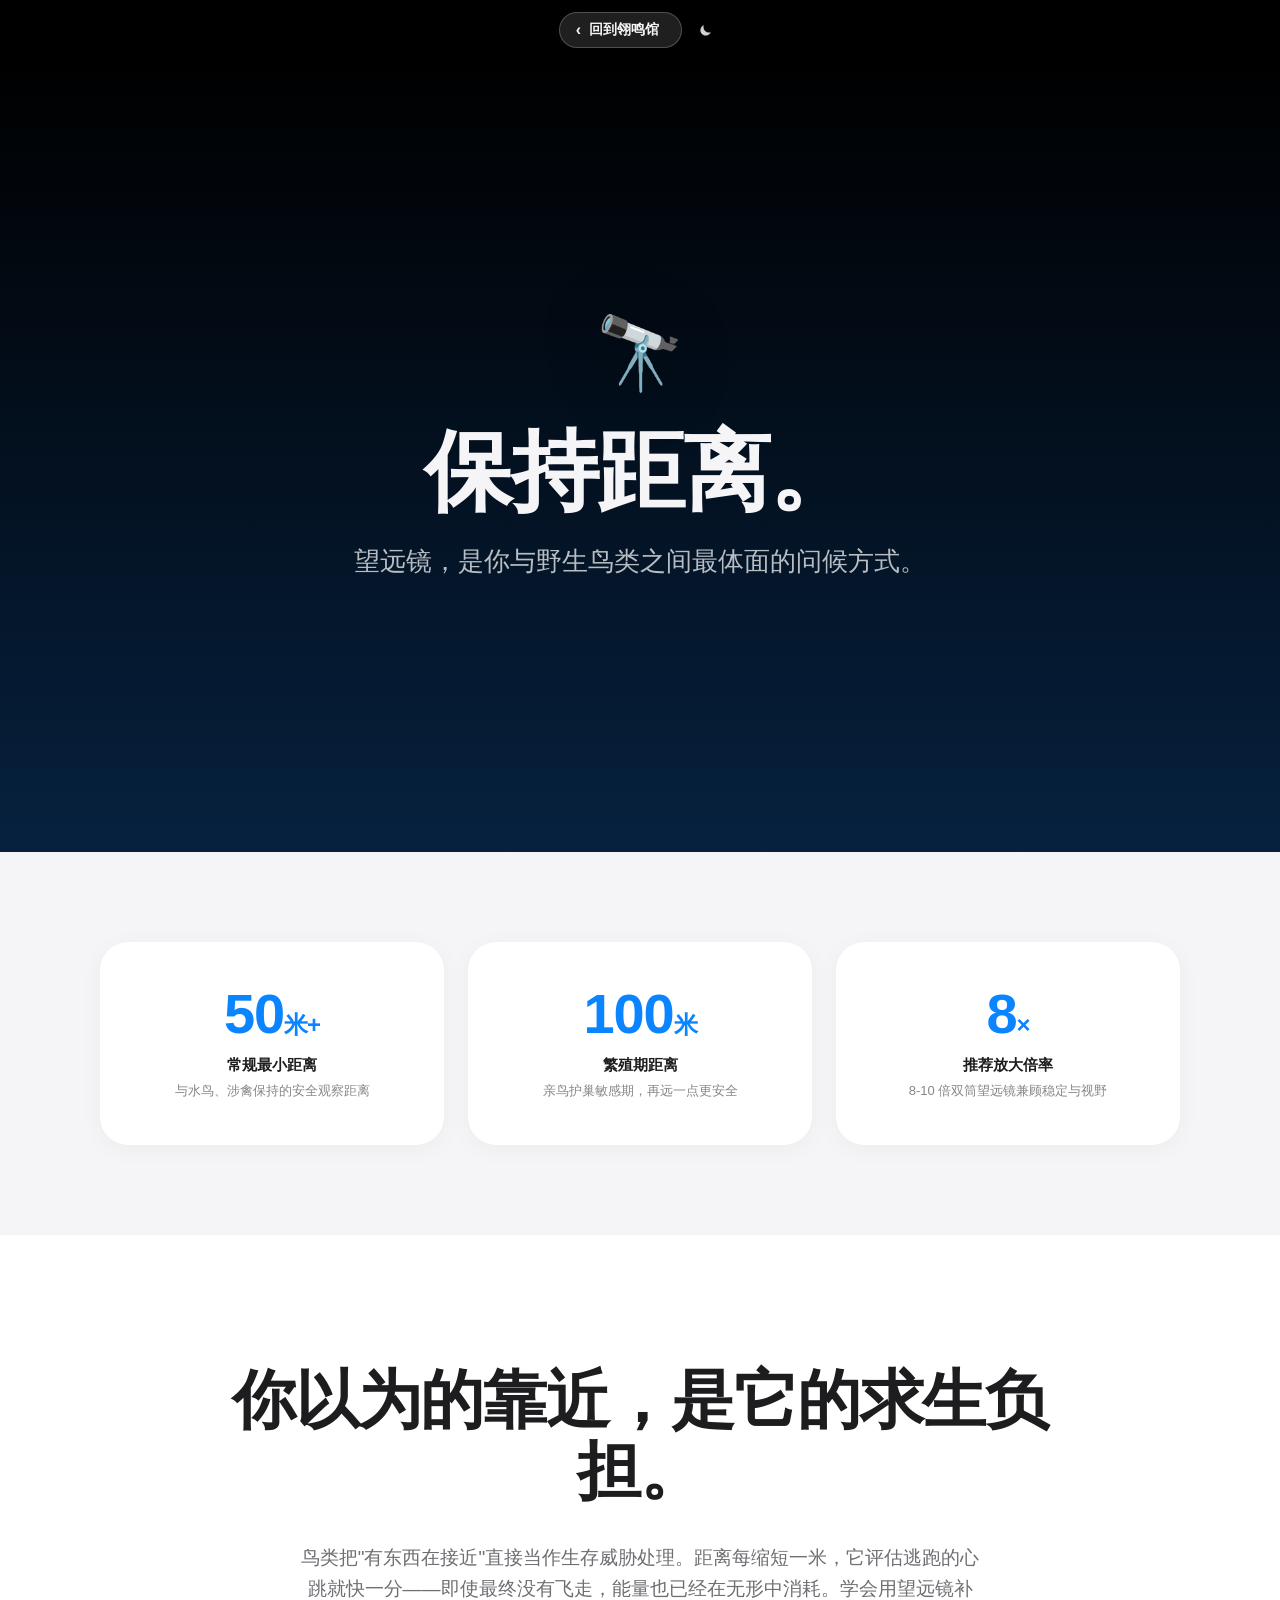
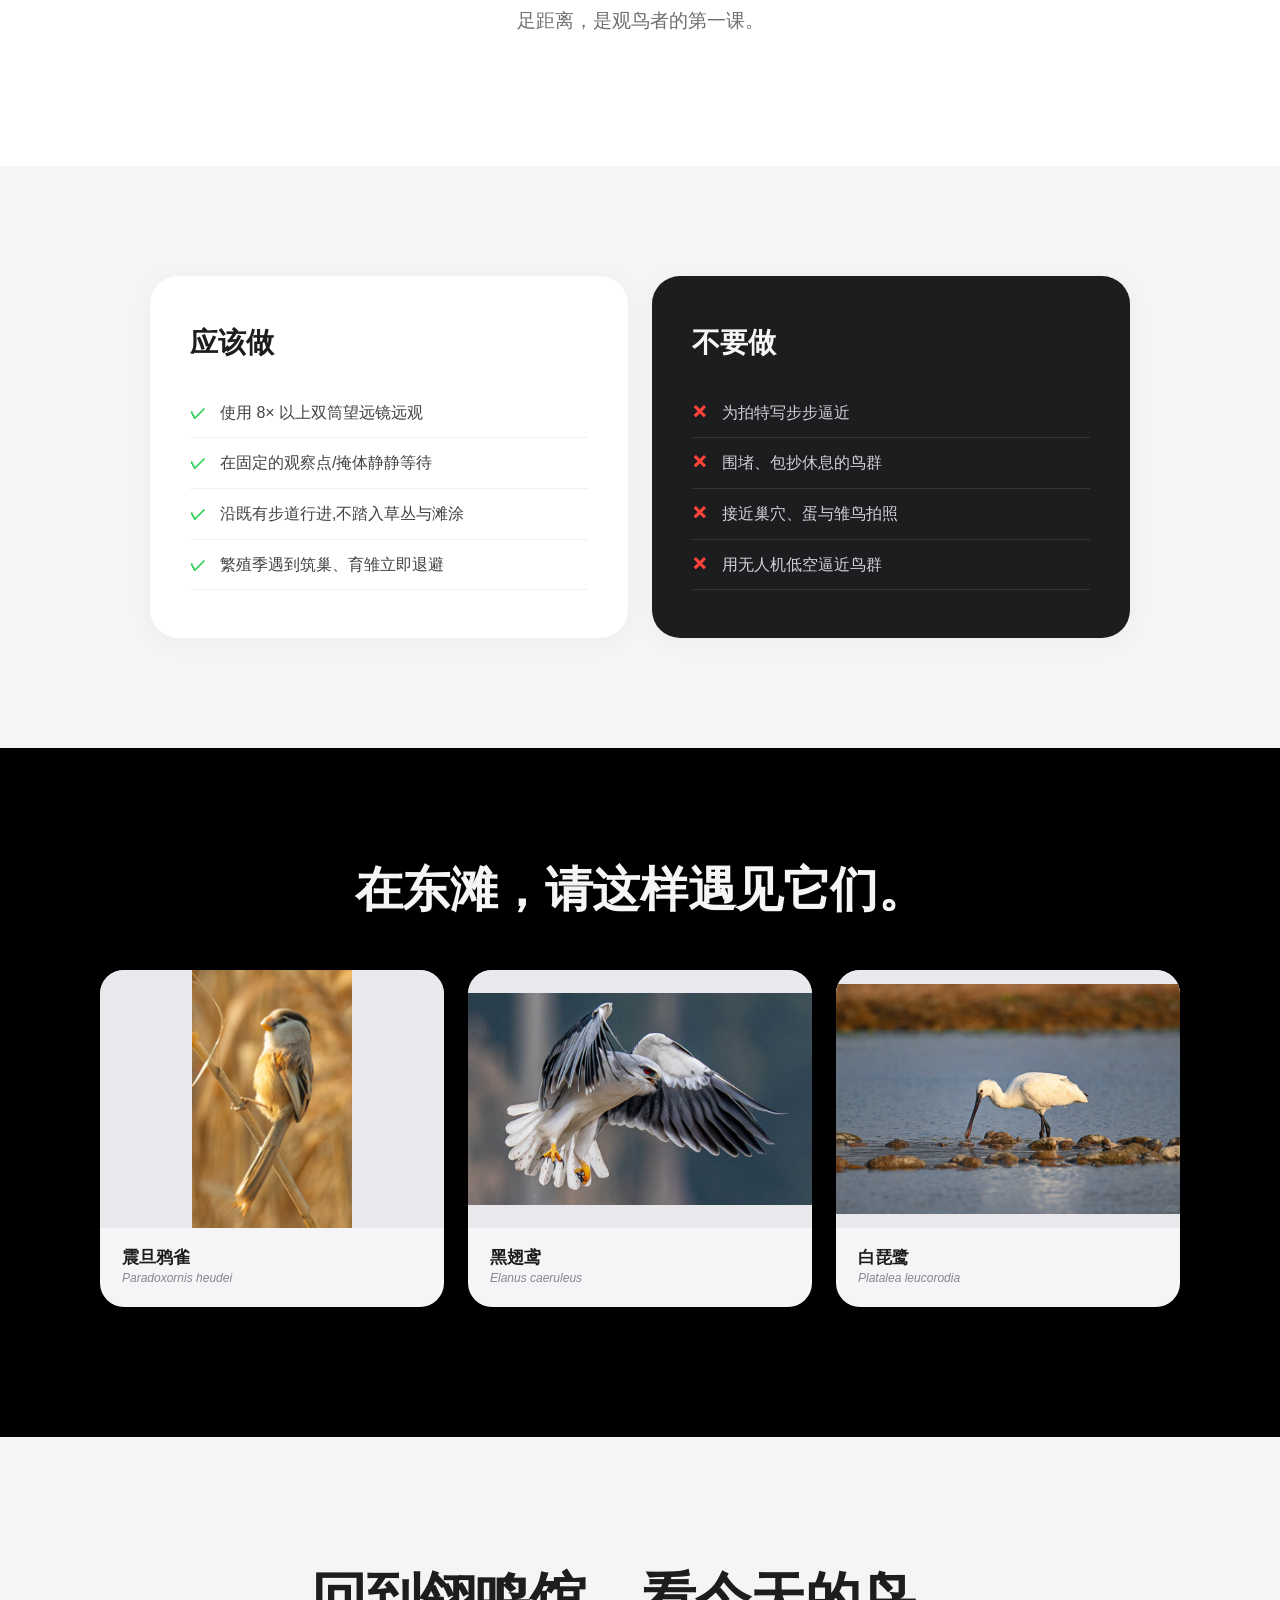
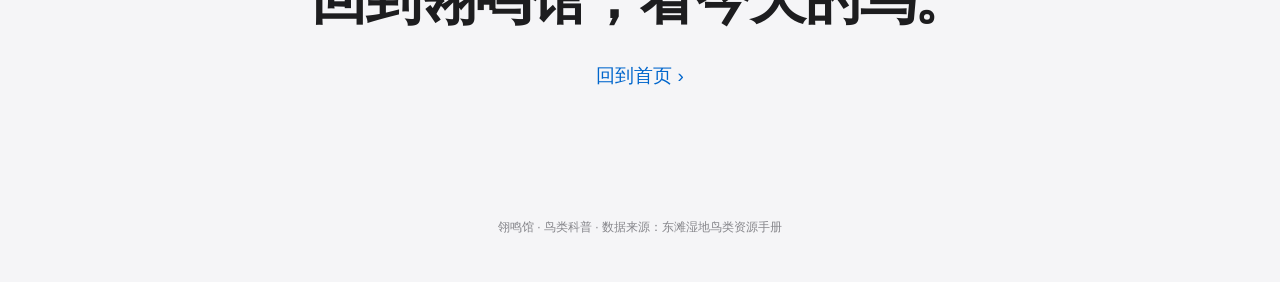
<file: tips/distance.html>
<!DOCTYPE html>
<html lang="zh-CN">
<head>
<meta charset="UTF-8">
<meta name="viewport" content="width=device-width, initial-scale=1.0">
<title>保持距离。观鸟须知 · 翎鸣馆</title>
<meta name="color-scheme" content="light dark">
<link rel="icon" href="/favicon.svg" type="image/svg+xml">
<link rel="icon" href="/favicon.ico" sizes="32x32">
<link rel="stylesheet" href="tips.css">
<style>.tp-hero { background: linear-gradient(180deg, #000 0%, #06213f 100%); } .tp-stat .num { color: #0a84ff; }</style>
</head>
<body>
<nav class="tp-nav"><a href="../index.html" class="back-home"><span class="arrow">‹</span> 回到翎鸣馆</a>
    <a href="#" class="tp-theme" id="themeToggle" aria-label="切换深浅配色">
        <svg class="icon-moon" viewBox="0 0 24 24" width="15" height="15" fill="currentColor" aria-hidden="true">
            <path d="M20.3 14.6A8.5 8.5 0 0 1 9.4 3.7 8.5 8.5 0 1 0 20.3 14.6z"/>
        </svg>
        <svg class="icon-sun" viewBox="0 0 24 24" width="15" height="15" fill="none" stroke="currentColor" stroke-width="2" aria-hidden="true">
            <circle cx="12" cy="12" r="4"/>
            <path d="M12 2v2m0 16v2M4.9 4.9l1.4 1.4m11.4 11.4 1.4 1.4M2 12h2m16 0h2M4.9 19.1l1.4-1.4M17.7 6.3l1.4-1.4"/>
        </svg>
    </a>
</nav>

<section class="tp-hero">
    <span class="tp-emoji">🔭</span>
    <h1>保持距离。</h1>
    <p>望远镜，是你与野生鸟类之间最体面的问候方式。</p>
</section>

<section class="tp-stats">
    <div class="tp-stats-grid">
        <div class="tp-stat"><div class="num">50<small>米+</small></div><div class="label">常规最小距离</div><div class="sub">与水鸟、涉禽保持的安全观察距离</div></div>
<div class="tp-stat"><div class="num">100<small>米</small></div><div class="label">繁殖期距离</div><div class="sub">亲鸟护巢敏感期，再远一点更安全</div></div>
<div class="tp-stat"><div class="num">8<small>×</small></div><div class="label">推荐放大倍率</div><div class="sub">8-10 倍双筒望远镜兼顾稳定与视野</div></div>
    </div>
</section>

<section class="tp-section" data-scroll>
    <h2>你以为的靠近，是它的求生负担。</h2>
    <p class="tp-body">鸟类把"有东西在接近"直接当作生存威胁处理。距离每缩短一米，它评估逃跑的心跳就快一分——即使最终没有飞走，能量也已经在无形中消耗。学会用望远镜补足距离，是观鸟者的第一课。</p>
</section>

<section class="tp-dd">
    <div class="tp-dd-grid">
        <div class="tp-do"><h3>应该做</h3><ul><li>使用 8× 以上双筒望远镜远观</li>
<li>在固定的观察点/掩体静静等待</li>
<li>沿既有步道行进,不踏入草丛与滩涂</li>
<li>繁殖季遇到筑巢、育雏立即退避</li></ul></div>
        <div class="tp-dont"><h3>不要做</h3><ul><li>为拍特写步步逼近</li>
<li>围堵、包抄休息的鸟群</li>
<li>接近巢穴、蛋与雏鸟拍照</li>
<li>用无人机低空逼近鸟群</li></ul></div>
    </div>
</section>

<section class="tp-birds">
    <h2>在东滩，请这样遇见它们。</h2>
    <div class="tp-birds-grid">
        <div class="tp-bird-card" data-name="震旦鸦雀"><img src="../assets/images/others/zhendanyaque-1.png" alt="震旦鸦雀" loading="lazy"><div class="cap"><strong>震旦鸦雀</strong><em>Paradoxornis heudei</em></div></div>
<div class="tp-bird-card" data-name="黑翅鸢"><img src="../assets/images/raptors/heichiyuan-1.png" alt="黑翅鸢" loading="lazy"><div class="cap"><strong>黑翅鸢</strong><em>Elanus caeruleus</em></div></div>
<div class="tp-bird-card" data-name="白琵鹭"><img src="../assets/images/spoonbills/baipilu-1.png" alt="白琵鹭" loading="lazy"><div class="cap"><strong>白琵鹭</strong><em>Platalea leucorodia</em></div></div>
    </div>
</section>

<section class="tp-cta">
    <h2>回到翎鸣馆，看今天的鸟。</h2>
    <a href="../index.html">回到首页 ›</a>
</section>

<footer class="tp-foot">翎鸣馆 · 鸟类科普 · 数据来源：东滩湿地鸟类资源手册</footer>

<script src="../theme.js"></script>
<script src="tips.js"></script>
<script>initThemeToggle('themeToggle');</script>
<script>
// 滚动渐显(苹果官网式)
var io = new IntersectionObserver(function (entries) {
    entries.forEach(function (e) {
        if (e.isIntersecting) e.target.classList.add('visible');
    });
}, { threshold: 0.3 });
document.querySelectorAll('[data-scroll]').forEach(function (s) { io.observe(s); });

// 鸟叫播放(与主页一致的交互)
(function () {
    var CALLS = {'震旦鸦雀': ['急促连续的"唧唧—唧唧—"声', 'zhendanyaque'], '黑翅鸢': ['细尖的"皮—皮皮—皮—"', 'heichiyuan'], '白琵鹭': ['幼鸟乞食时急促的"嘎嘎嘎"', 'baipilu'], '黄鹡鸰': ['飞行时清脆的"唧-"声', 'huangjiling'], '珠颈斑鸠': ['低沉的"咕咕—咕咕"', 'zhujingbanjiu'], '草鹭': ['粗哑的"呱—"声', 'caolu'], '卷羽鹈鹕': ['低沉的呼噜声', 'juanyutili'], '小天鹅': ['响亮的"咯—呵"号角声', 'xiaotianer'], '东方白鹳': ['上下喙拍打出的"嗒嗒"声', 'dongfangbaiguan'], '琵嘴鸭': ['雄鸭低哑的"呷呷"声', 'pizuiya'], '斑嘴鸭': ['响亮的"嘎—嘎—"声', 'banzuiya'], '花脸鸭': ['哨音般的"咔—"声', 'hualianya'], '反嘴鹬': ['连续清脆的"克利—克利"', 'fanzuiyu-main'], '凤头麦鸡': ['急促的"叽—嘎嘎"', 'fengtoumaiji'], '斑头秋沙鸭': ['低哑短促的"咯咯"', 'bantouqiushaya'], '红隼': ['尖锐的"叽—叽—"声', 'hongsun'], '白腹鹞': ['刺耳的"啧啧"声', 'baifuyao'], '黑脸琵鹭': ['低沉温和的鸣叫', 'heilianpilu'], '灰鹤': ['嘹亮的"嘎—"号角声', 'huihe'], '白头鹤': ['低沉的"咕噜"声', 'baitouhe'], '海鸥': ['响亮的"呀—呀—"鸣叫', 'haiou'], '栗耳鹀': ['轻快的"唧唧"小调', 'lierwu'], '罗纹鸭': ['低哑的"嘎嘎"声', 'luowenya'], '斑鱼狗': ['尖利的"叽叽—"声', 'banyugou']};
    var current = null;
    document.querySelectorAll('.tp-bird-card').forEach(function (card) {
        var name = card.getAttribute('data-name');
        var info = CALLS[name];
        if (!info) return;
        // 注入浮层(悬停时和主页一样:图放大降透明,浮层浮现)
        var overlay = document.createElement('div');
        overlay.className = 'tp-bird-overlay';
        overlay.innerHTML = '<p class="bird-name">' + name + '</p>' +
            '<p class="bird-call">叫声:' + info[0] + '</p>' +
            '<button class="bird-audio">▶ 播放叫声</button>';
        card.insertBefore(overlay, card.firstChild);

        var btn = overlay.querySelector('.bird-audio');
        var audio = null;
        btn.addEventListener('click', function (e) {
            e.stopPropagation();
            if (current && current !== audio) { current.pause(); }
            if (audio && !audio.paused) {
                audio.pause();
                btn.textContent = '▶ 播放叫声';
                card.classList.remove('playing');
                return;
            }
            audio = audio || new Audio('../assets/audio/' + info[1] + '.m4a');
            audio.currentTime = 0;
            audio.play();
            btn.textContent = '■ 停止';
            card.classList.add('playing');
            audio.addEventListener('ended', function () {
                btn.textContent = '▶ 播放叫声';
                card.classList.remove('playing');
            });
            current = audio;
        });
    });
})();
</script>
</body>
</html>
</file>
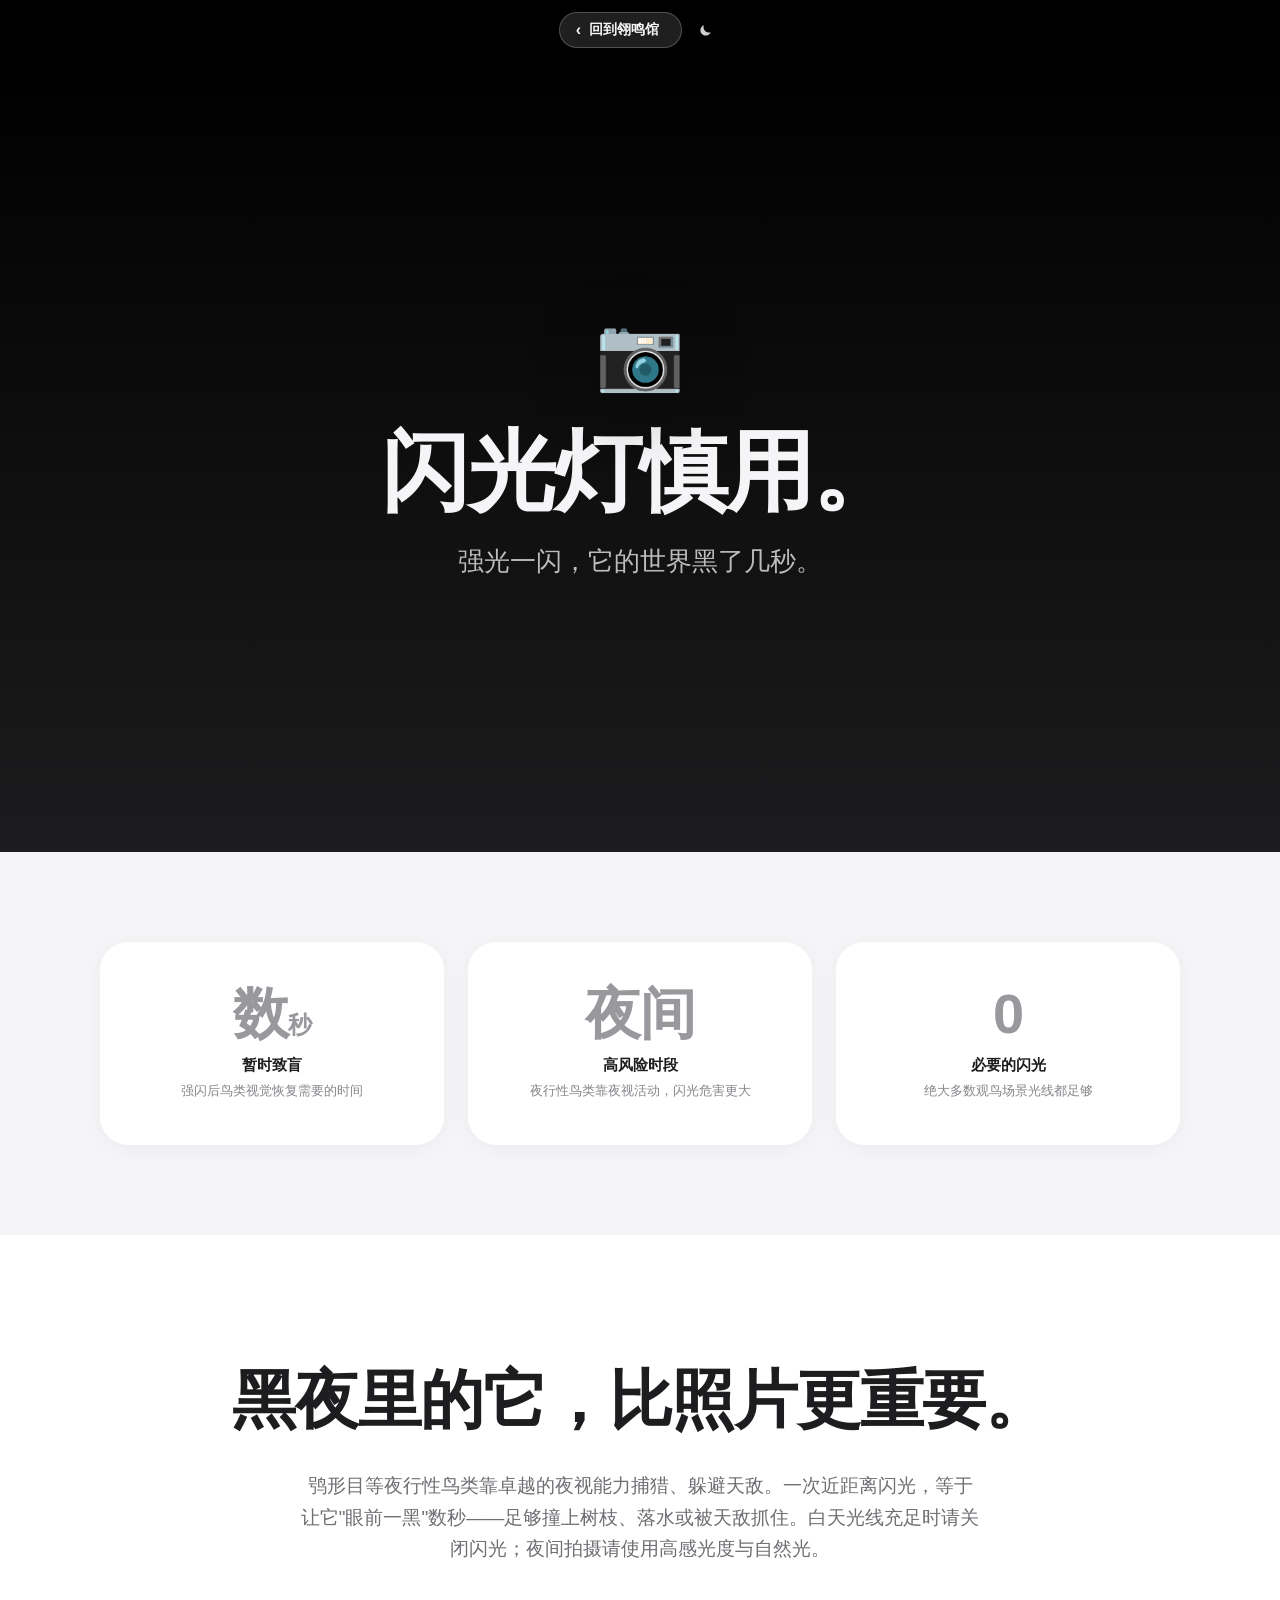
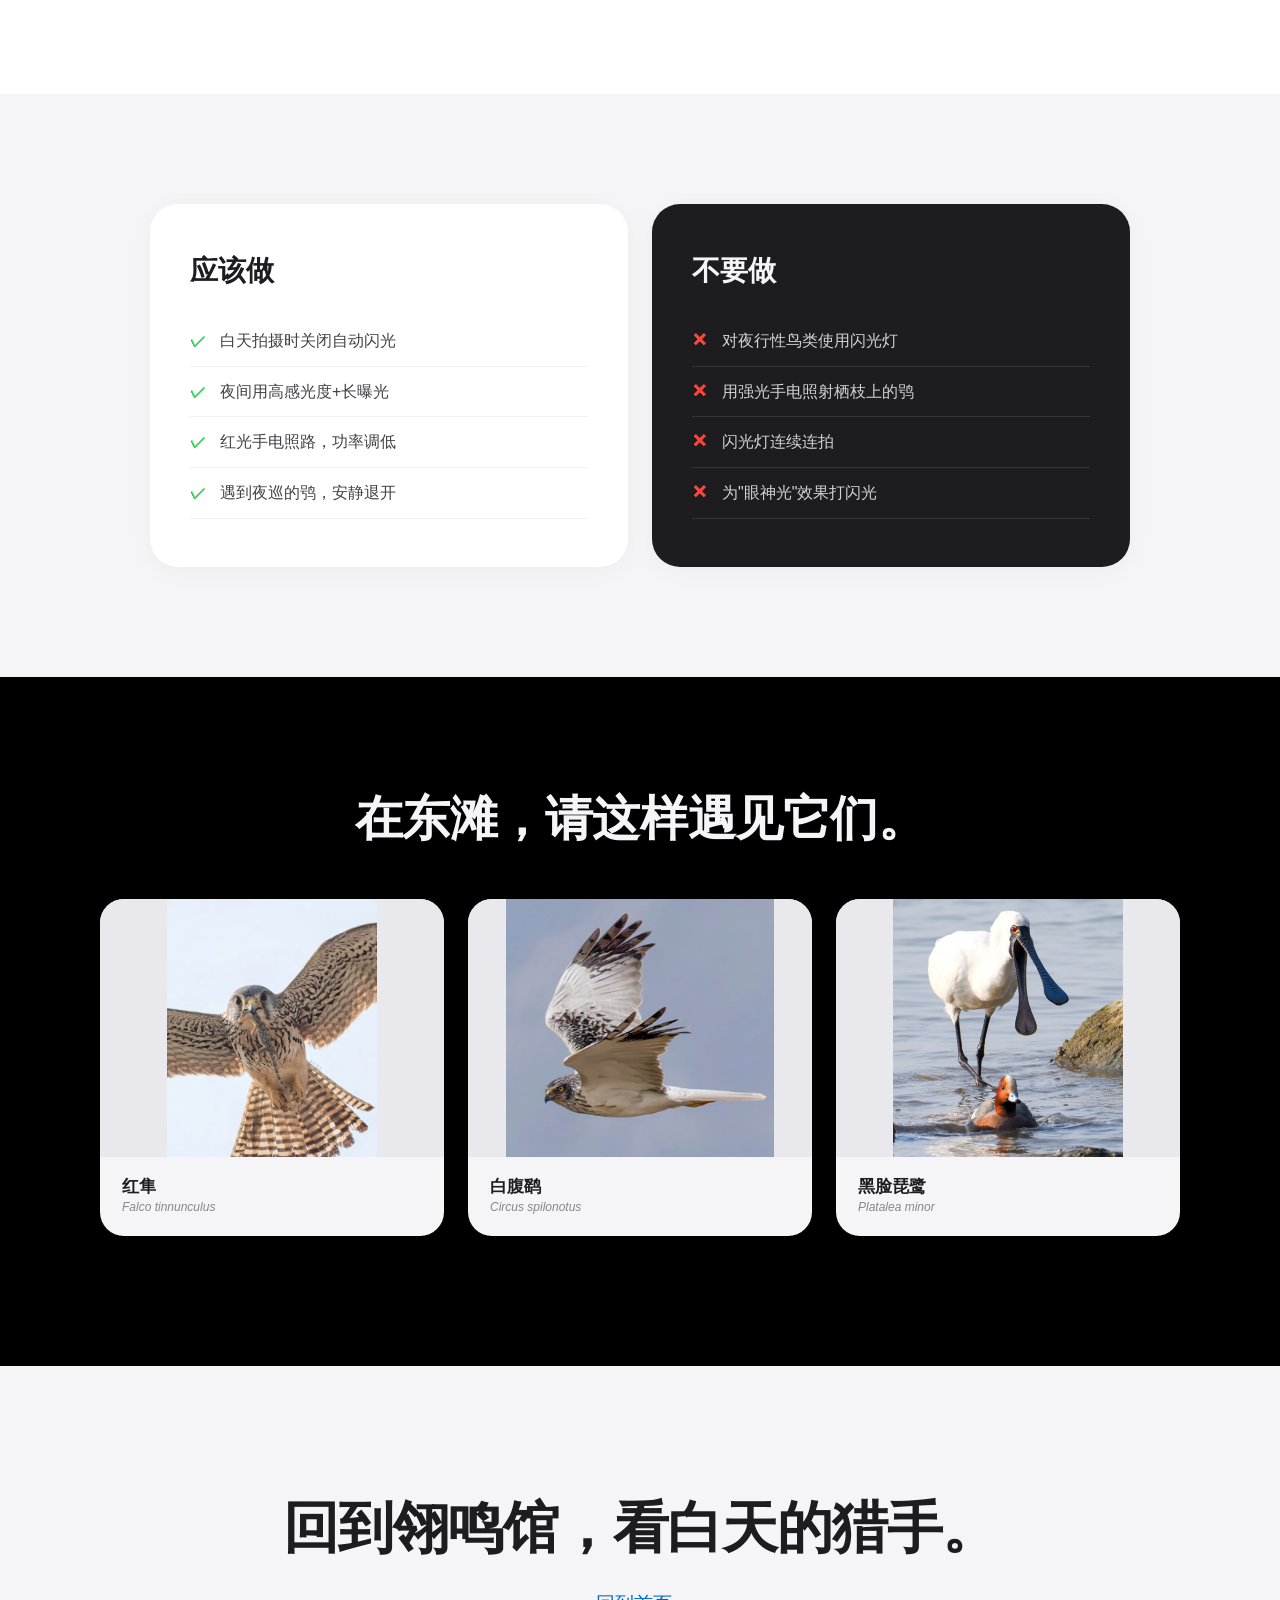
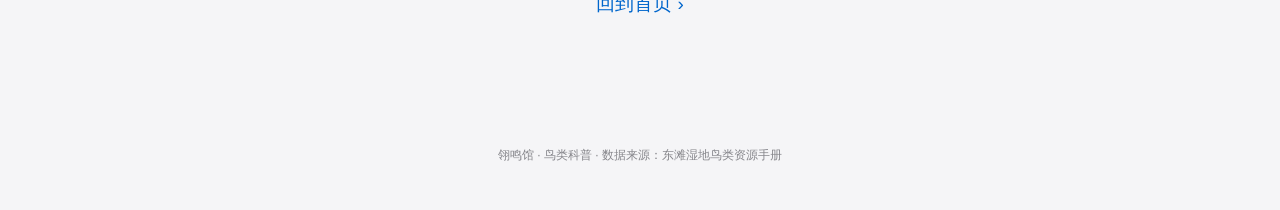
<file: tips/flash.html>
<!DOCTYPE html>
<html lang="zh-CN">
<head>
<meta charset="UTF-8">
<meta name="viewport" content="width=device-width, initial-scale=1.0">
<title>闪光灯慎用。观鸟须知 · 翎鸣馆</title>
<meta name="color-scheme" content="light dark">
<link rel="icon" href="/favicon.svg" type="image/svg+xml">
<link rel="icon" href="/favicon.ico" sizes="32x32">
<link rel="stylesheet" href="tips.css">
<style>.tp-hero { background: linear-gradient(180deg, #000 0%, #1c1c1e 100%); } .tp-stat .num { color: #98989d; }</style>
</head>
<body>
<nav class="tp-nav"><a href="../index.html" class="back-home"><span class="arrow">‹</span> 回到翎鸣馆</a>
    <a href="#" class="tp-theme" id="themeToggle" aria-label="切换深浅配色">
        <svg class="icon-moon" viewBox="0 0 24 24" width="15" height="15" fill="currentColor" aria-hidden="true">
            <path d="M20.3 14.6A8.5 8.5 0 0 1 9.4 3.7 8.5 8.5 0 1 0 20.3 14.6z"/>
        </svg>
        <svg class="icon-sun" viewBox="0 0 24 24" width="15" height="15" fill="none" stroke="currentColor" stroke-width="2" aria-hidden="true">
            <circle cx="12" cy="12" r="4"/>
            <path d="M12 2v2m0 16v2M4.9 4.9l1.4 1.4m11.4 11.4 1.4 1.4M2 12h2m16 0h2M4.9 19.1l1.4-1.4M17.7 6.3l1.4-1.4"/>
        </svg>
    </a>
</nav>

<section class="tp-hero">
    <span class="tp-emoji">📷</span>
    <h1>闪光灯慎用。</h1>
    <p>强光一闪，它的世界黑了几秒。</p>
</section>

<section class="tp-stats">
    <div class="tp-stats-grid">
        <div class="tp-stat"><div class="num">数<small>秒</small></div><div class="label">暂时致盲</div><div class="sub">强闪后鸟类视觉恢复需要的时间</div></div>
<div class="tp-stat"><div class="num">夜间</div><div class="label">高风险时段</div><div class="sub">夜行性鸟类靠夜视活动，闪光危害更大</div></div>
<div class="tp-stat"><div class="num">0</div><div class="label">必要的闪光</div><div class="sub">绝大多数观鸟场景光线都足够</div></div>
    </div>
</section>

<section class="tp-section" data-scroll>
    <h2>黑夜里的它，比照片更重要。</h2>
    <p class="tp-body">鸮形目等夜行性鸟类靠卓越的夜视能力捕猎、躲避天敌。一次近距离闪光，等于让它"眼前一黑"数秒——足够撞上树枝、落水或被天敌抓住。白天光线充足时请关闭闪光；夜间拍摄请使用高感光度与自然光。</p>
</section>

<section class="tp-dd">
    <div class="tp-dd-grid">
        <div class="tp-do"><h3>应该做</h3><ul><li>白天拍摄时关闭自动闪光</li>
<li>夜间用高感光度+长曝光</li>
<li>红光手电照路，功率调低</li>
<li>遇到夜巡的鸮，安静退开</li></ul></div>
        <div class="tp-dont"><h3>不要做</h3><ul><li>对夜行性鸟类使用闪光灯</li>
<li>用强光手电照射栖枝上的鸮</li>
<li>闪光灯连续连拍</li>
<li>为"眼神光"效果打闪光</li></ul></div>
    </div>
</section>

<section class="tp-birds">
    <h2>在东滩，请这样遇见它们。</h2>
    <div class="tp-birds-grid">
        <div class="tp-bird-card" data-name="红隼"><img src="../assets/images/raptors/hongsun-1.png" alt="红隼" loading="lazy"><div class="cap"><strong>红隼</strong><em>Falco tinnunculus</em></div></div>
<div class="tp-bird-card" data-name="白腹鹞"><img src="../assets/images/raptors/baifuyao-1.png" alt="白腹鹞" loading="lazy"><div class="cap"><strong>白腹鹞</strong><em>Circus spilonotus</em></div></div>
<div class="tp-bird-card" data-name="黑脸琵鹭"><img src="../assets/images/spoonbills/heilianpilu-1.png" alt="黑脸琵鹭" loading="lazy"><div class="cap"><strong>黑脸琵鹭</strong><em>Platalea minor</em></div></div>
    </div>
</section>

<section class="tp-cta">
    <h2>回到翎鸣馆，看白天的猎手。</h2>
    <a href="../index.html">回到首页 ›</a>
</section>

<footer class="tp-foot">翎鸣馆 · 鸟类科普 · 数据来源：东滩湿地鸟类资源手册</footer>

<script src="../theme.js"></script>
<script src="tips.js"></script>
<script>initThemeToggle('themeToggle');</script>
<script>
// 滚动渐显(苹果官网式)
var io = new IntersectionObserver(function (entries) {
    entries.forEach(function (e) {
        if (e.isIntersecting) e.target.classList.add('visible');
    });
}, { threshold: 0.3 });
document.querySelectorAll('[data-scroll]').forEach(function (s) { io.observe(s); });

// 鸟叫播放(与主页一致的交互)
(function () {
    var CALLS = {'震旦鸦雀': ['急促连续的"唧唧—唧唧—"声', 'zhendanyaque'], '黑翅鸢': ['细尖的"皮—皮皮—皮—"', 'heichiyuan'], '白琵鹭': ['幼鸟乞食时急促的"嘎嘎嘎"', 'baipilu'], '黄鹡鸰': ['飞行时清脆的"唧-"声', 'huangjiling'], '珠颈斑鸠': ['低沉的"咕咕—咕咕"', 'zhujingbanjiu'], '草鹭': ['粗哑的"呱—"声', 'caolu'], '卷羽鹈鹕': ['低沉的呼噜声', 'juanyutili'], '小天鹅': ['响亮的"咯—呵"号角声', 'xiaotianer'], '东方白鹳': ['上下喙拍打出的"嗒嗒"声', 'dongfangbaiguan'], '琵嘴鸭': ['雄鸭低哑的"呷呷"声', 'pizuiya'], '斑嘴鸭': ['响亮的"嘎—嘎—"声', 'banzuiya'], '花脸鸭': ['哨音般的"咔—"声', 'hualianya'], '反嘴鹬': ['连续清脆的"克利—克利"', 'fanzuiyu-main'], '凤头麦鸡': ['急促的"叽—嘎嘎"', 'fengtoumaiji'], '斑头秋沙鸭': ['低哑短促的"咯咯"', 'bantouqiushaya'], '红隼': ['尖锐的"叽—叽—"声', 'hongsun'], '白腹鹞': ['刺耳的"啧啧"声', 'baifuyao'], '黑脸琵鹭': ['低沉温和的鸣叫', 'heilianpilu'], '灰鹤': ['嘹亮的"嘎—"号角声', 'huihe'], '白头鹤': ['低沉的"咕噜"声', 'baitouhe'], '海鸥': ['响亮的"呀—呀—"鸣叫', 'haiou'], '栗耳鹀': ['轻快的"唧唧"小调', 'lierwu'], '罗纹鸭': ['低哑的"嘎嘎"声', 'luowenya'], '斑鱼狗': ['尖利的"叽叽—"声', 'banyugou']};
    var current = null;
    document.querySelectorAll('.tp-bird-card').forEach(function (card) {
        var name = card.getAttribute('data-name');
        var info = CALLS[name];
        if (!info) return;
        // 注入浮层(悬停时和主页一样:图放大降透明,浮层浮现)
        var overlay = document.createElement('div');
        overlay.className = 'tp-bird-overlay';
        overlay.innerHTML = '<p class="bird-name">' + name + '</p>' +
            '<p class="bird-call">叫声:' + info[0] + '</p>' +
            '<button class="bird-audio">▶ 播放叫声</button>';
        card.insertBefore(overlay, card.firstChild);

        var btn = overlay.querySelector('.bird-audio');
        var audio = null;
        btn.addEventListener('click', function (e) {
            e.stopPropagation();
            if (current && current !== audio) { current.pause(); }
            if (audio && !audio.paused) {
                audio.pause();
                btn.textContent = '▶ 播放叫声';
                card.classList.remove('playing');
                return;
            }
            audio = audio || new Audio('../assets/audio/' + info[1] + '.m4a');
            audio.currentTime = 0;
            audio.play();
            btn.textContent = '■ 停止';
            card.classList.add('playing');
            audio.addEventListener('ended', function () {
                btn.textContent = '▶ 播放叫声';
                card.classList.remove('playing');
            });
            current = audio;
        });
    });
})();
</script>
</body>
</html>
</file>
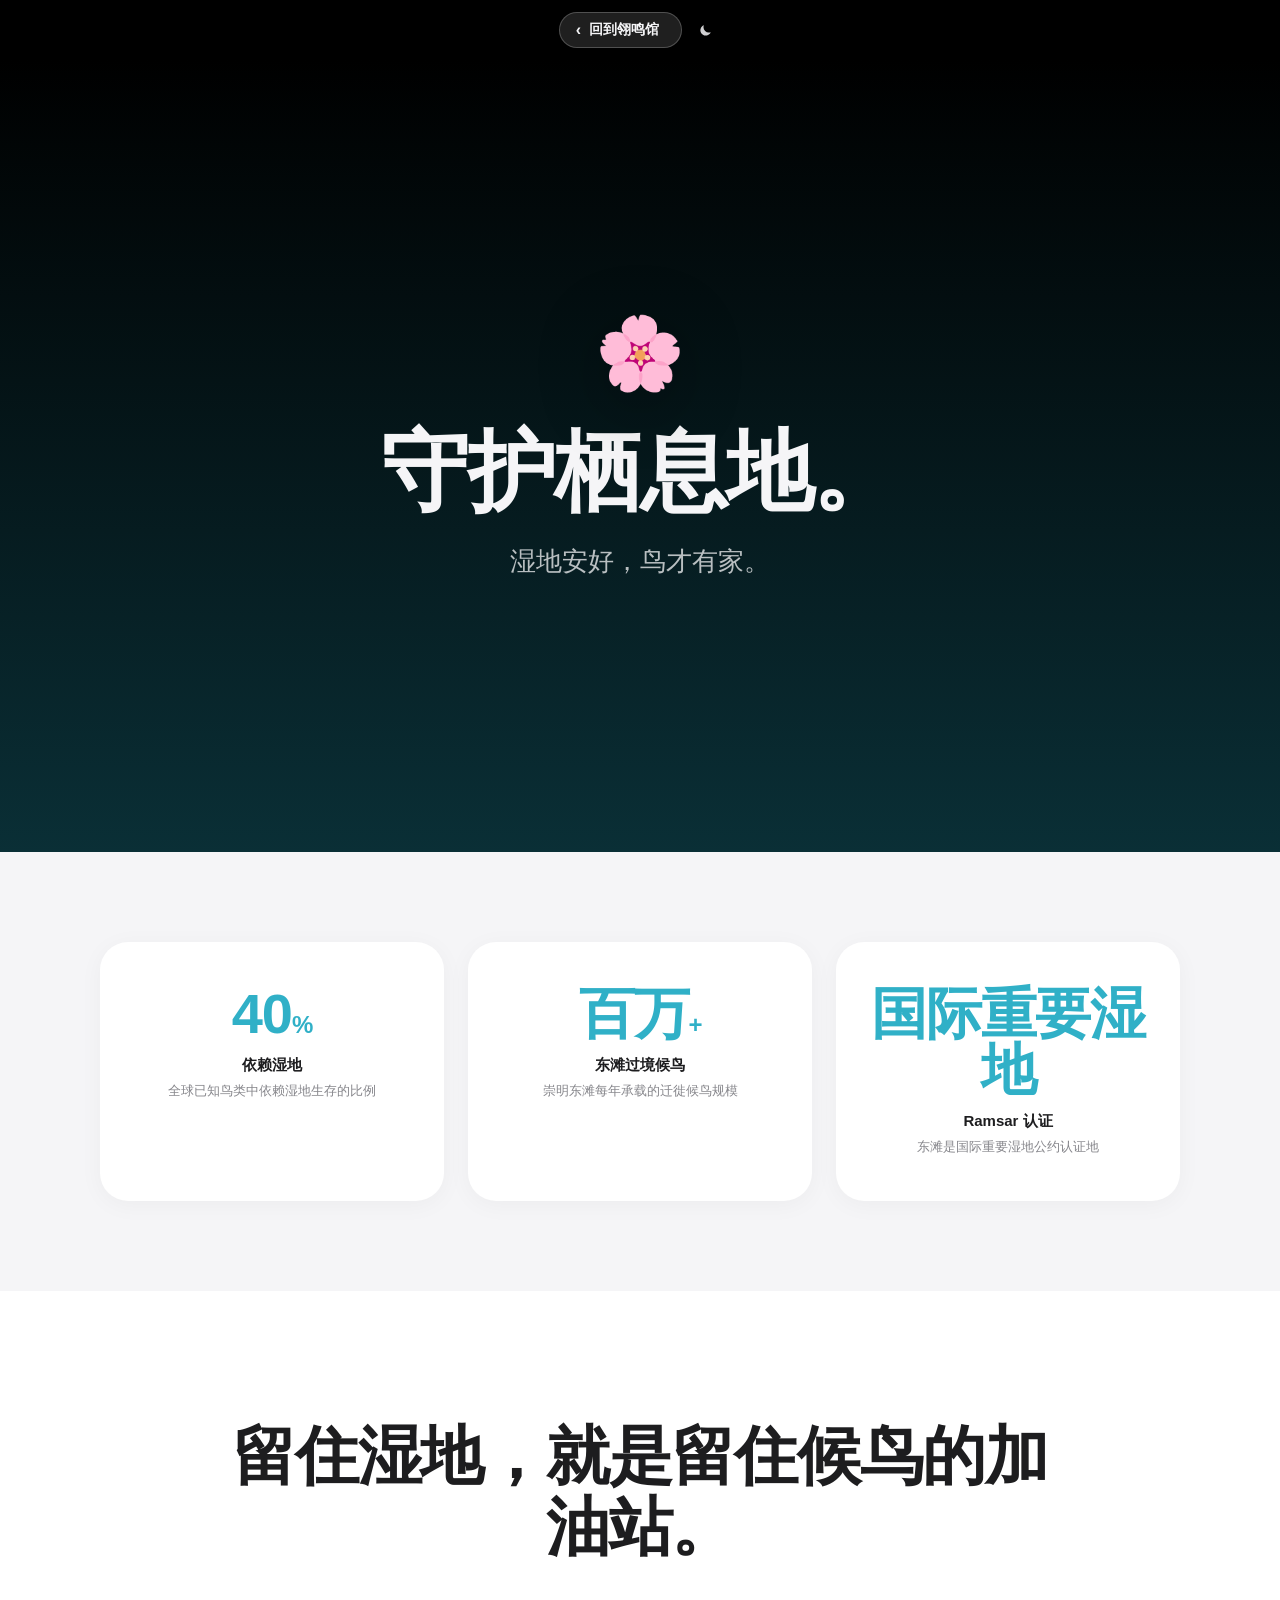
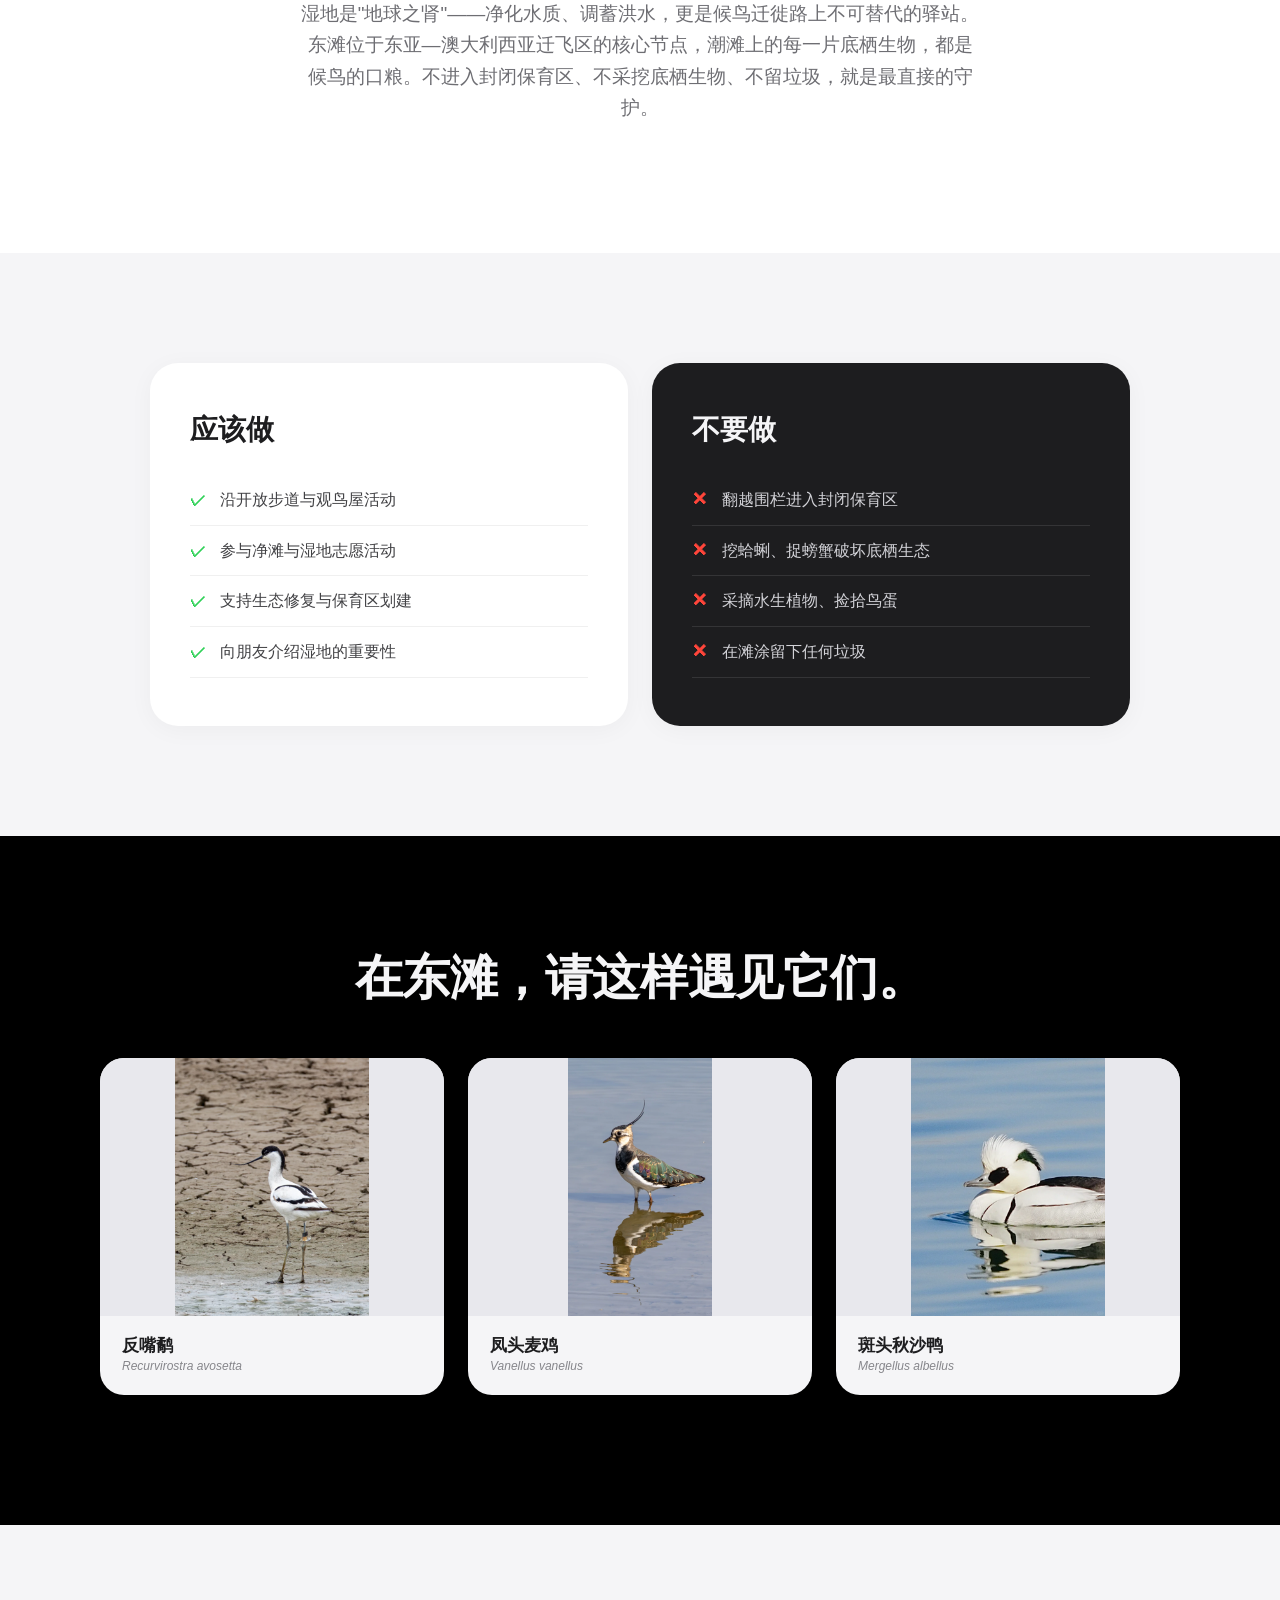
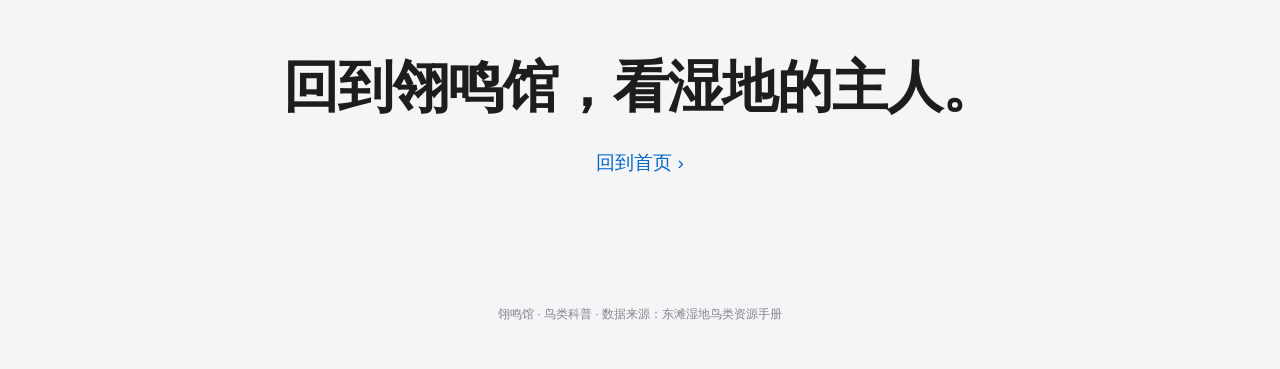
<file: tips/habitat.html>
<!DOCTYPE html>
<html lang="zh-CN">
<head>
<meta charset="UTF-8">
<meta name="viewport" content="width=device-width, initial-scale=1.0">
<title>守护栖息地。观鸟须知 · 翎鸣馆</title>
<meta name="color-scheme" content="light dark">
<link rel="icon" href="/favicon.svg" type="image/svg+xml">
<link rel="icon" href="/favicon.ico" sizes="32x32">
<link rel="stylesheet" href="tips.css">
<style>.tp-hero { background: linear-gradient(180deg, #000 0%, #0a2f36 100%); } .tp-stat .num { color: #30b0c7; }</style>
</head>
<body>
<nav class="tp-nav"><a href="../index.html" class="back-home"><span class="arrow">‹</span> 回到翎鸣馆</a>
    <a href="#" class="tp-theme" id="themeToggle" aria-label="切换深浅配色">
        <svg class="icon-moon" viewBox="0 0 24 24" width="15" height="15" fill="currentColor" aria-hidden="true">
            <path d="M20.3 14.6A8.5 8.5 0 0 1 9.4 3.7 8.5 8.5 0 1 0 20.3 14.6z"/>
        </svg>
        <svg class="icon-sun" viewBox="0 0 24 24" width="15" height="15" fill="none" stroke="currentColor" stroke-width="2" aria-hidden="true">
            <circle cx="12" cy="12" r="4"/>
            <path d="M12 2v2m0 16v2M4.9 4.9l1.4 1.4m11.4 11.4 1.4 1.4M2 12h2m16 0h2M4.9 19.1l1.4-1.4M17.7 6.3l1.4-1.4"/>
        </svg>
    </a>
</nav>

<section class="tp-hero">
    <span class="tp-emoji">🌸</span>
    <h1>守护栖息地。</h1>
    <p>湿地安好，鸟才有家。</p>
</section>

<section class="tp-stats">
    <div class="tp-stats-grid">
        <div class="tp-stat"><div class="num">40<small>%</small></div><div class="label">依赖湿地</div><div class="sub">全球已知鸟类中依赖湿地生存的比例</div></div>
<div class="tp-stat"><div class="num">百万<small>+</small></div><div class="label">东滩过境候鸟</div><div class="sub">崇明东滩每年承载的迁徙候鸟规模</div></div>
<div class="tp-stat"><div class="num">国际重要湿地</div><div class="label">Ramsar 认证</div><div class="sub">东滩是国际重要湿地公约认证地</div></div>
    </div>
</section>

<section class="tp-section" data-scroll>
    <h2>留住湿地，就是留住候鸟的加油站。</h2>
    <p class="tp-body">湿地是"地球之肾"——净化水质、调蓄洪水，更是候鸟迁徙路上不可替代的驿站。东滩位于东亚—澳大利西亚迁飞区的核心节点，潮滩上的每一片底栖生物，都是候鸟的口粮。不进入封闭保育区、不采挖底栖生物、不留垃圾，就是最直接的守护。</p>
</section>

<section class="tp-dd">
    <div class="tp-dd-grid">
        <div class="tp-do"><h3>应该做</h3><ul><li>沿开放步道与观鸟屋活动</li>
<li>参与净滩与湿地志愿活动</li>
<li>支持生态修复与保育区划建</li>
<li>向朋友介绍湿地的重要性</li></ul></div>
        <div class="tp-dont"><h3>不要做</h3><ul><li>翻越围栏进入封闭保育区</li>
<li>挖蛤蜊、捉螃蟹破坏底栖生态</li>
<li>采摘水生植物、捡拾鸟蛋</li>
<li>在滩涂留下任何垃圾</li></ul></div>
    </div>
</section>

<section class="tp-birds">
    <h2>在东滩，请这样遇见它们。</h2>
    <div class="tp-birds-grid">
        <div class="tp-bird-card" data-name="反嘴鹬"><img src="../assets/images/shorebirds/fanzuiyu-1.png" alt="反嘴鹬" loading="lazy"><div class="cap"><strong>反嘴鹬</strong><em>Recurvirostra avosetta</em></div></div>
<div class="tp-bird-card" data-name="凤头麦鸡"><img src="../assets/images/shorebirds/fengtoumaiji-1.png" alt="凤头麦鸡" loading="lazy"><div class="cap"><strong>凤头麦鸡</strong><em>Vanellus vanellus</em></div></div>
<div class="tp-bird-card" data-name="斑头秋沙鸭"><img src="../assets/images/waterfowl/bantouqiushaya-1.png" alt="斑头秋沙鸭" loading="lazy"><div class="cap"><strong>斑头秋沙鸭</strong><em>Mergellus albellus</em></div></div>
    </div>
</section>

<section class="tp-cta">
    <h2>回到翎鸣馆，看湿地的主人。</h2>
    <a href="../index.html">回到首页 ›</a>
</section>

<footer class="tp-foot">翎鸣馆 · 鸟类科普 · 数据来源：东滩湿地鸟类资源手册</footer>

<script src="../theme.js"></script>
<script src="tips.js"></script>
<script>initThemeToggle('themeToggle');</script>
<script>
// 滚动渐显(苹果官网式)
var io = new IntersectionObserver(function (entries) {
    entries.forEach(function (e) {
        if (e.isIntersecting) e.target.classList.add('visible');
    });
}, { threshold: 0.3 });
document.querySelectorAll('[data-scroll]').forEach(function (s) { io.observe(s); });

// 鸟叫播放(与主页一致的交互)
(function () {
    var CALLS = {'震旦鸦雀': ['急促连续的"唧唧—唧唧—"声', 'zhendanyaque'], '黑翅鸢': ['细尖的"皮—皮皮—皮—"', 'heichiyuan'], '白琵鹭': ['幼鸟乞食时急促的"嘎嘎嘎"', 'baipilu'], '黄鹡鸰': ['飞行时清脆的"唧-"声', 'huangjiling'], '珠颈斑鸠': ['低沉的"咕咕—咕咕"', 'zhujingbanjiu'], '草鹭': ['粗哑的"呱—"声', 'caolu'], '卷羽鹈鹕': ['低沉的呼噜声', 'juanyutili'], '小天鹅': ['响亮的"咯—呵"号角声', 'xiaotianer'], '东方白鹳': ['上下喙拍打出的"嗒嗒"声', 'dongfangbaiguan'], '琵嘴鸭': ['雄鸭低哑的"呷呷"声', 'pizuiya'], '斑嘴鸭': ['响亮的"嘎—嘎—"声', 'banzuiya'], '花脸鸭': ['哨音般的"咔—"声', 'hualianya'], '反嘴鹬': ['连续清脆的"克利—克利"', 'fanzuiyu-main'], '凤头麦鸡': ['急促的"叽—嘎嘎"', 'fengtoumaiji'], '斑头秋沙鸭': ['低哑短促的"咯咯"', 'bantouqiushaya'], '红隼': ['尖锐的"叽—叽—"声', 'hongsun'], '白腹鹞': ['刺耳的"啧啧"声', 'baifuyao'], '黑脸琵鹭': ['低沉温和的鸣叫', 'heilianpilu'], '灰鹤': ['嘹亮的"嘎—"号角声', 'huihe'], '白头鹤': ['低沉的"咕噜"声', 'baitouhe'], '海鸥': ['响亮的"呀—呀—"鸣叫', 'haiou'], '栗耳鹀': ['轻快的"唧唧"小调', 'lierwu'], '罗纹鸭': ['低哑的"嘎嘎"声', 'luowenya'], '斑鱼狗': ['尖利的"叽叽—"声', 'banyugou']};
    var current = null;
    document.querySelectorAll('.tp-bird-card').forEach(function (card) {
        var name = card.getAttribute('data-name');
        var info = CALLS[name];
        if (!info) return;
        // 注入浮层(悬停时和主页一样:图放大降透明,浮层浮现)
        var overlay = document.createElement('div');
        overlay.className = 'tp-bird-overlay';
        overlay.innerHTML = '<p class="bird-name">' + name + '</p>' +
            '<p class="bird-call">叫声:' + info[0] + '</p>' +
            '<button class="bird-audio">▶ 播放叫声</button>';
        card.insertBefore(overlay, card.firstChild);

        var btn = overlay.querySelector('.bird-audio');
        var audio = null;
        btn.addEventListener('click', function (e) {
            e.stopPropagation();
            if (current && current !== audio) { current.pause(); }
            if (audio && !audio.paused) {
                audio.pause();
                btn.textContent = '▶ 播放叫声';
                card.classList.remove('playing');
                return;
            }
            audio = audio || new Audio('../assets/audio/' + info[1] + '.m4a');
            audio.currentTime = 0;
            audio.play();
            btn.textContent = '■ 停止';
            card.classList.add('playing');
            audio.addEventListener('ended', function () {
                btn.textContent = '▶ 播放叫声';
                card.classList.remove('playing');
            });
            current = audio;
        });
    });
})();
</script>
</body>
</html>
</file>
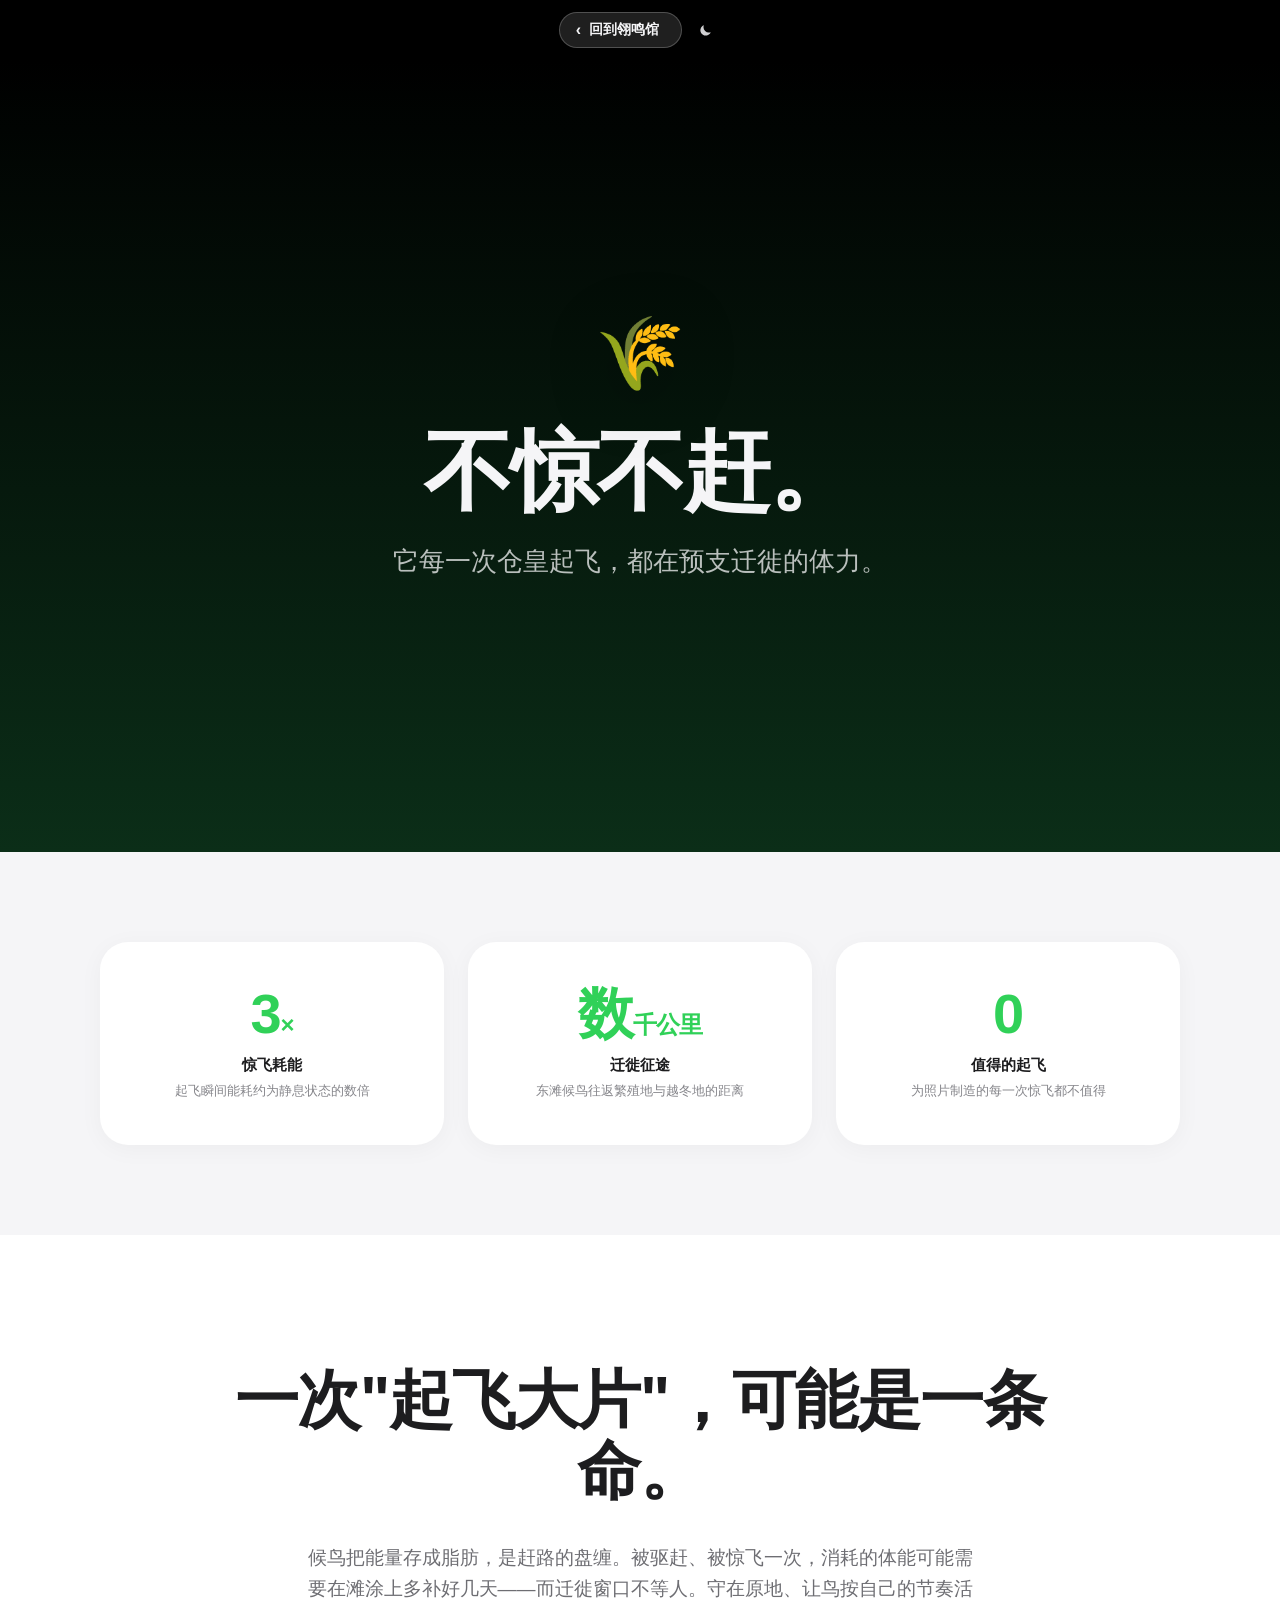
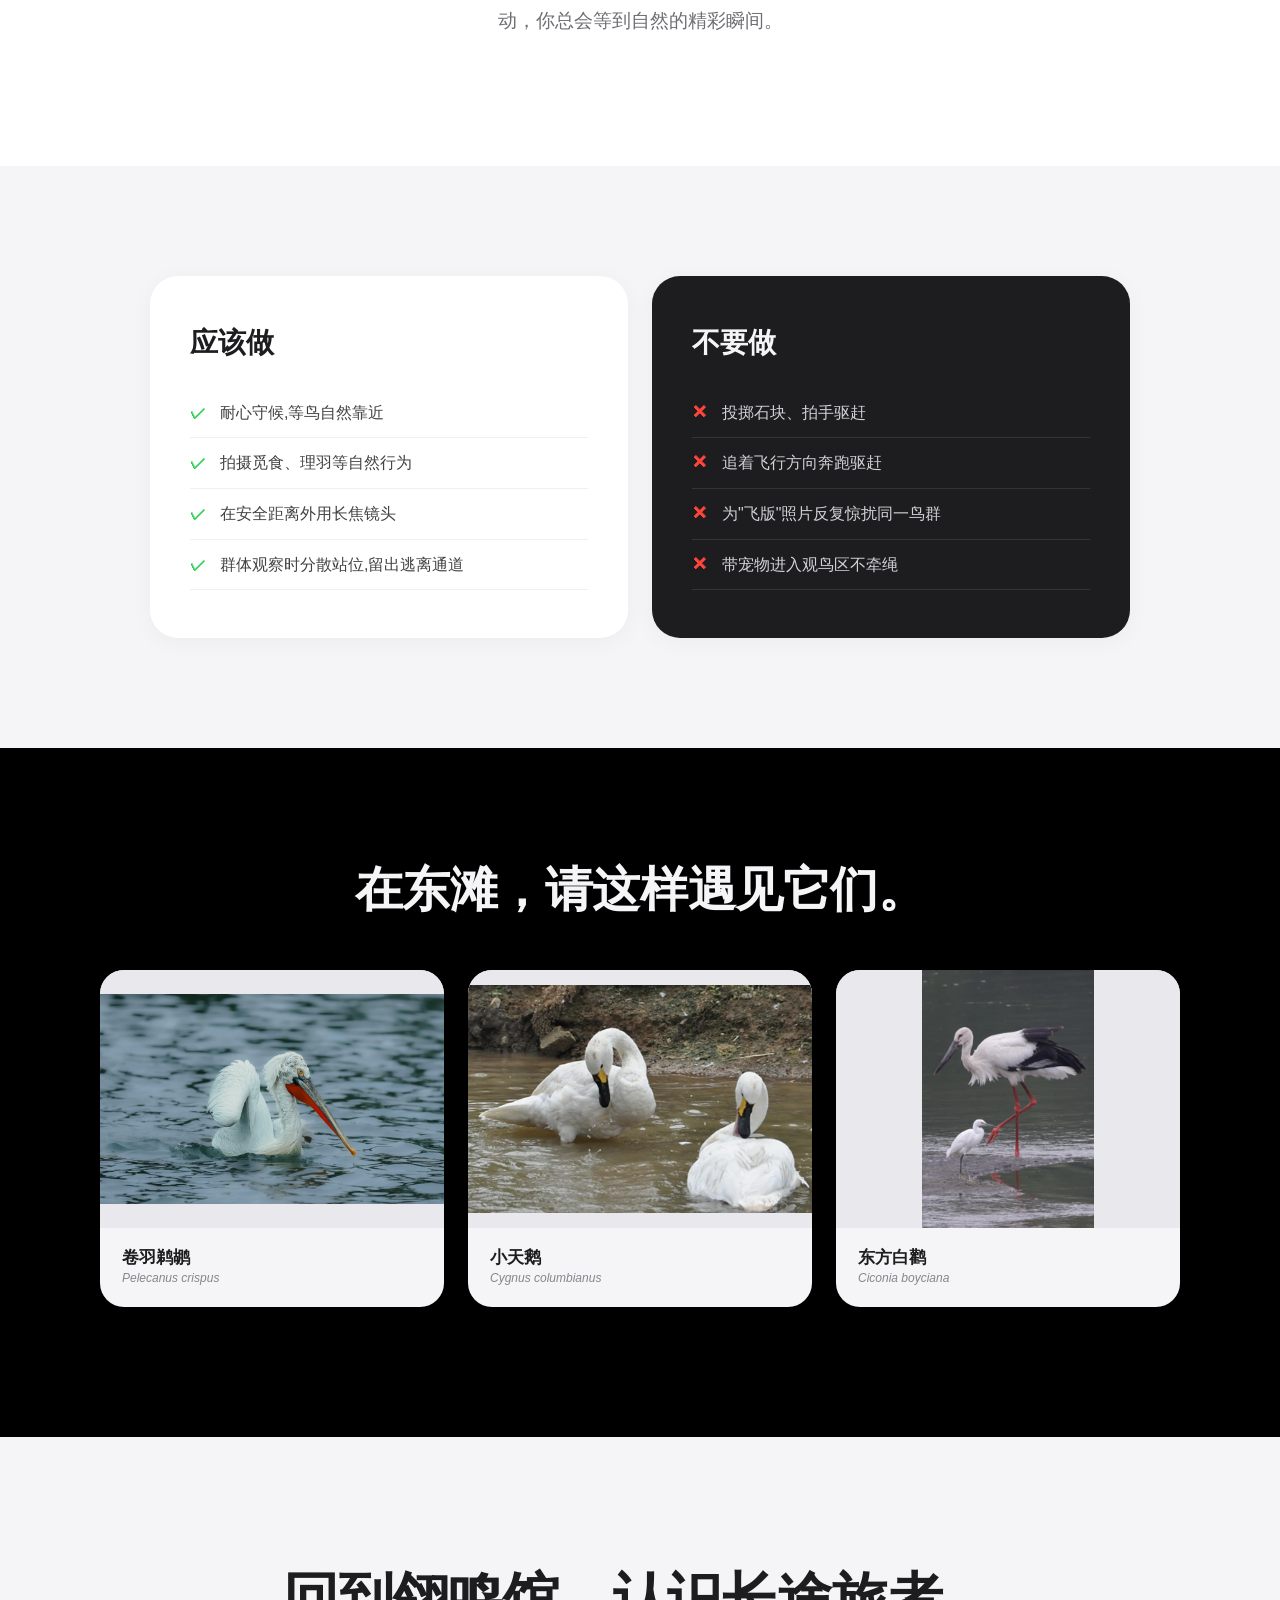
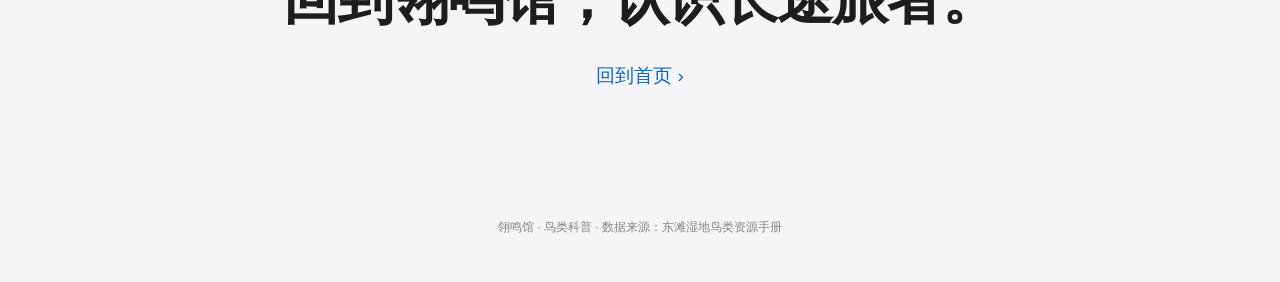
<file: tips/no-chase.html>
<!DOCTYPE html>
<html lang="zh-CN">
<head>
<meta charset="UTF-8">
<meta name="viewport" content="width=device-width, initial-scale=1.0">
<title>不惊不赶。观鸟须知 · 翎鸣馆</title>
<meta name="color-scheme" content="light dark">
<link rel="icon" href="/favicon.svg" type="image/svg+xml">
<link rel="icon" href="/favicon.ico" sizes="32x32">
<link rel="stylesheet" href="tips.css">
<style>.tp-hero { background: linear-gradient(180deg, #000 0%, #0b2e18 100%); } .tp-stat .num { color: #30d158; }</style>
</head>
<body>
<nav class="tp-nav"><a href="../index.html" class="back-home"><span class="arrow">‹</span> 回到翎鸣馆</a>
    <a href="#" class="tp-theme" id="themeToggle" aria-label="切换深浅配色">
        <svg class="icon-moon" viewBox="0 0 24 24" width="15" height="15" fill="currentColor" aria-hidden="true">
            <path d="M20.3 14.6A8.5 8.5 0 0 1 9.4 3.7 8.5 8.5 0 1 0 20.3 14.6z"/>
        </svg>
        <svg class="icon-sun" viewBox="0 0 24 24" width="15" height="15" fill="none" stroke="currentColor" stroke-width="2" aria-hidden="true">
            <circle cx="12" cy="12" r="4"/>
            <path d="M12 2v2m0 16v2M4.9 4.9l1.4 1.4m11.4 11.4 1.4 1.4M2 12h2m16 0h2M4.9 19.1l1.4-1.4M17.7 6.3l1.4-1.4"/>
        </svg>
    </a>
</nav>

<section class="tp-hero">
    <span class="tp-emoji">🌾</span>
    <h1>不惊不赶。</h1>
    <p>它每一次仓皇起飞，都在预支迁徙的体力。</p>
</section>

<section class="tp-stats">
    <div class="tp-stats-grid">
        <div class="tp-stat"><div class="num">3<small>×</small></div><div class="label">惊飞耗能</div><div class="sub">起飞瞬间能耗约为静息状态的数倍</div></div>
<div class="tp-stat"><div class="num">数<small>千公里</small></div><div class="label">迁徙征途</div><div class="sub">东滩候鸟往返繁殖地与越冬地的距离</div></div>
<div class="tp-stat"><div class="num">0</div><div class="label">值得的起飞</div><div class="sub">为照片制造的每一次惊飞都不值得</div></div>
    </div>
</section>

<section class="tp-section" data-scroll>
    <h2>一次"起飞大片"，可能是一条命。</h2>
    <p class="tp-body">候鸟把能量存成脂肪，是赶路的盘缠。被驱赶、被惊飞一次，消耗的体能可能需要在滩涂上多补好几天——而迁徙窗口不等人。守在原地、让鸟按自己的节奏活动，你总会等到自然的精彩瞬间。</p>
</section>

<section class="tp-dd">
    <div class="tp-dd-grid">
        <div class="tp-do"><h3>应该做</h3><ul><li>耐心守候,等鸟自然靠近</li>
<li>拍摄觅食、理羽等自然行为</li>
<li>在安全距离外用长焦镜头</li>
<li>群体观察时分散站位,留出逃离通道</li></ul></div>
        <div class="tp-dont"><h3>不要做</h3><ul><li>投掷石块、拍手驱赶</li>
<li>追着飞行方向奔跑驱赶</li>
<li>为"飞版"照片反复惊扰同一鸟群</li>
<li>带宠物进入观鸟区不牵绳</li></ul></div>
    </div>
</section>

<section class="tp-birds">
    <h2>在东滩，请这样遇见它们。</h2>
    <div class="tp-birds-grid">
        <div class="tp-bird-card" data-name="卷羽鹈鹕"><img src="../assets/images/others/juanyutili-1.png" alt="卷羽鹈鹕" loading="lazy"><div class="cap"><strong>卷羽鹈鹕</strong><em>Pelecanus crispus</em></div></div>
<div class="tp-bird-card" data-name="小天鹅"><img src="../assets/images/waterfowl/xiaotianer-1.png" alt="小天鹅" loading="lazy"><div class="cap"><strong>小天鹅</strong><em>Cygnus columbianus</em></div></div>
<div class="tp-bird-card" data-name="东方白鹳"><img src="../assets/images/others/dongfangbaiguan-1.png" alt="东方白鹳" loading="lazy"><div class="cap"><strong>东方白鹳</strong><em>Ciconia boyciana</em></div></div>
    </div>
</section>

<section class="tp-cta">
    <h2>回到翎鸣馆，认识长途旅者。</h2>
    <a href="../index.html">回到首页 ›</a>
</section>

<footer class="tp-foot">翎鸣馆 · 鸟类科普 · 数据来源：东滩湿地鸟类资源手册</footer>

<script src="../theme.js"></script>
<script src="tips.js"></script>
<script>initThemeToggle('themeToggle');</script>
<script>
// 滚动渐显(苹果官网式)
var io = new IntersectionObserver(function (entries) {
    entries.forEach(function (e) {
        if (e.isIntersecting) e.target.classList.add('visible');
    });
}, { threshold: 0.3 });
document.querySelectorAll('[data-scroll]').forEach(function (s) { io.observe(s); });

// 鸟叫播放(与主页一致的交互)
(function () {
    var CALLS = {'震旦鸦雀': ['急促连续的"唧唧—唧唧—"声', 'zhendanyaque'], '黑翅鸢': ['细尖的"皮—皮皮—皮—"', 'heichiyuan'], '白琵鹭': ['幼鸟乞食时急促的"嘎嘎嘎"', 'baipilu'], '黄鹡鸰': ['飞行时清脆的"唧-"声', 'huangjiling'], '珠颈斑鸠': ['低沉的"咕咕—咕咕"', 'zhujingbanjiu'], '草鹭': ['粗哑的"呱—"声', 'caolu'], '卷羽鹈鹕': ['低沉的呼噜声', 'juanyutili'], '小天鹅': ['响亮的"咯—呵"号角声', 'xiaotianer'], '东方白鹳': ['上下喙拍打出的"嗒嗒"声', 'dongfangbaiguan'], '琵嘴鸭': ['雄鸭低哑的"呷呷"声', 'pizuiya'], '斑嘴鸭': ['响亮的"嘎—嘎—"声', 'banzuiya'], '花脸鸭': ['哨音般的"咔—"声', 'hualianya'], '反嘴鹬': ['连续清脆的"克利—克利"', 'fanzuiyu-main'], '凤头麦鸡': ['急促的"叽—嘎嘎"', 'fengtoumaiji'], '斑头秋沙鸭': ['低哑短促的"咯咯"', 'bantouqiushaya'], '红隼': ['尖锐的"叽—叽—"声', 'hongsun'], '白腹鹞': ['刺耳的"啧啧"声', 'baifuyao'], '黑脸琵鹭': ['低沉温和的鸣叫', 'heilianpilu'], '灰鹤': ['嘹亮的"嘎—"号角声', 'huihe'], '白头鹤': ['低沉的"咕噜"声', 'baitouhe'], '海鸥': ['响亮的"呀—呀—"鸣叫', 'haiou'], '栗耳鹀': ['轻快的"唧唧"小调', 'lierwu'], '罗纹鸭': ['低哑的"嘎嘎"声', 'luowenya'], '斑鱼狗': ['尖利的"叽叽—"声', 'banyugou']};
    var current = null;
    document.querySelectorAll('.tp-bird-card').forEach(function (card) {
        var name = card.getAttribute('data-name');
        var info = CALLS[name];
        if (!info) return;
        // 注入浮层(悬停时和主页一样:图放大降透明,浮层浮现)
        var overlay = document.createElement('div');
        overlay.className = 'tp-bird-overlay';
        overlay.innerHTML = '<p class="bird-name">' + name + '</p>' +
            '<p class="bird-call">叫声:' + info[0] + '</p>' +
            '<button class="bird-audio">▶ 播放叫声</button>';
        card.insertBefore(overlay, card.firstChild);

        var btn = overlay.querySelector('.bird-audio');
        var audio = null;
        btn.addEventListener('click', function (e) {
            e.stopPropagation();
            if (current && current !== audio) { current.pause(); }
            if (audio && !audio.paused) {
                audio.pause();
                btn.textContent = '▶ 播放叫声';
                card.classList.remove('playing');
                return;
            }
            audio = audio || new Audio('../assets/audio/' + info[1] + '.m4a');
            audio.currentTime = 0;
            audio.play();
            btn.textContent = '■ 停止';
            card.classList.add('playing');
            audio.addEventListener('ended', function () {
                btn.textContent = '▶ 播放叫声';
                card.classList.remove('playing');
            });
            current = audio;
        });
    });
})();
</script>
</body>
</html>
</file>
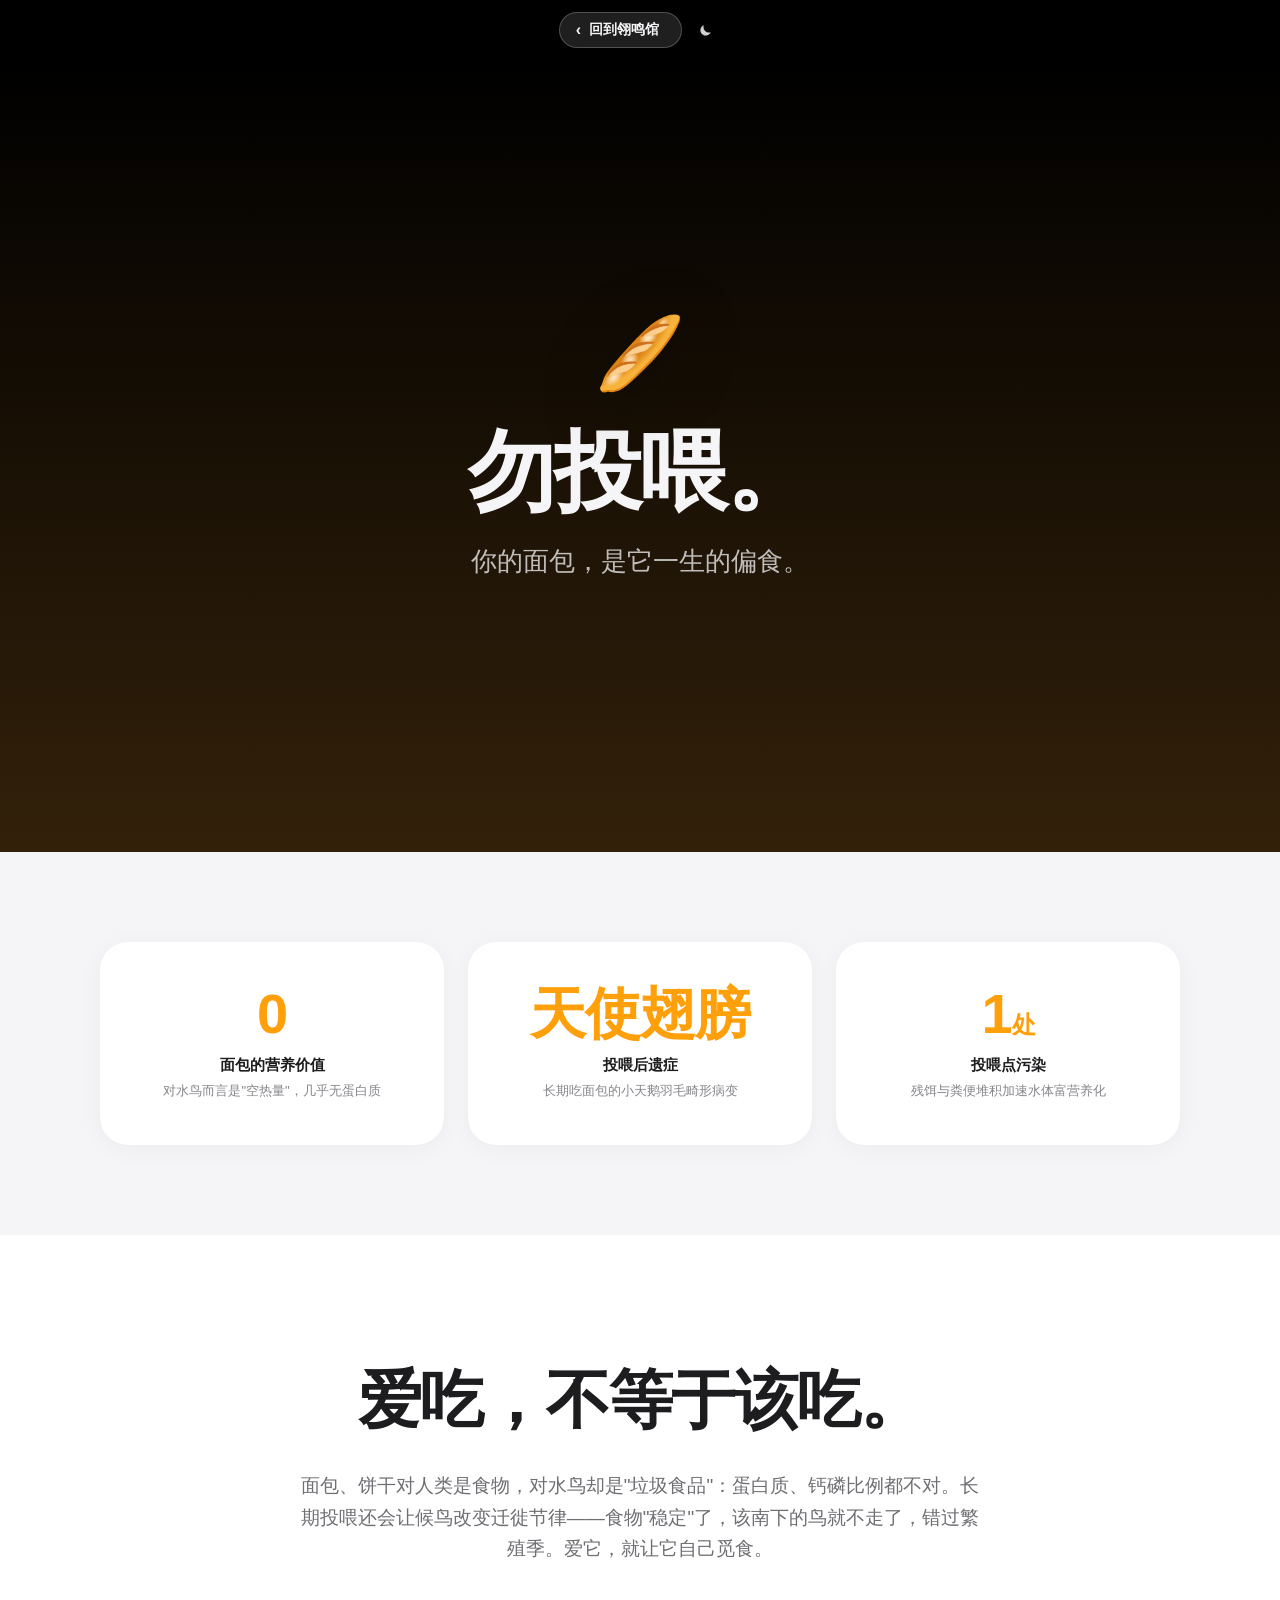
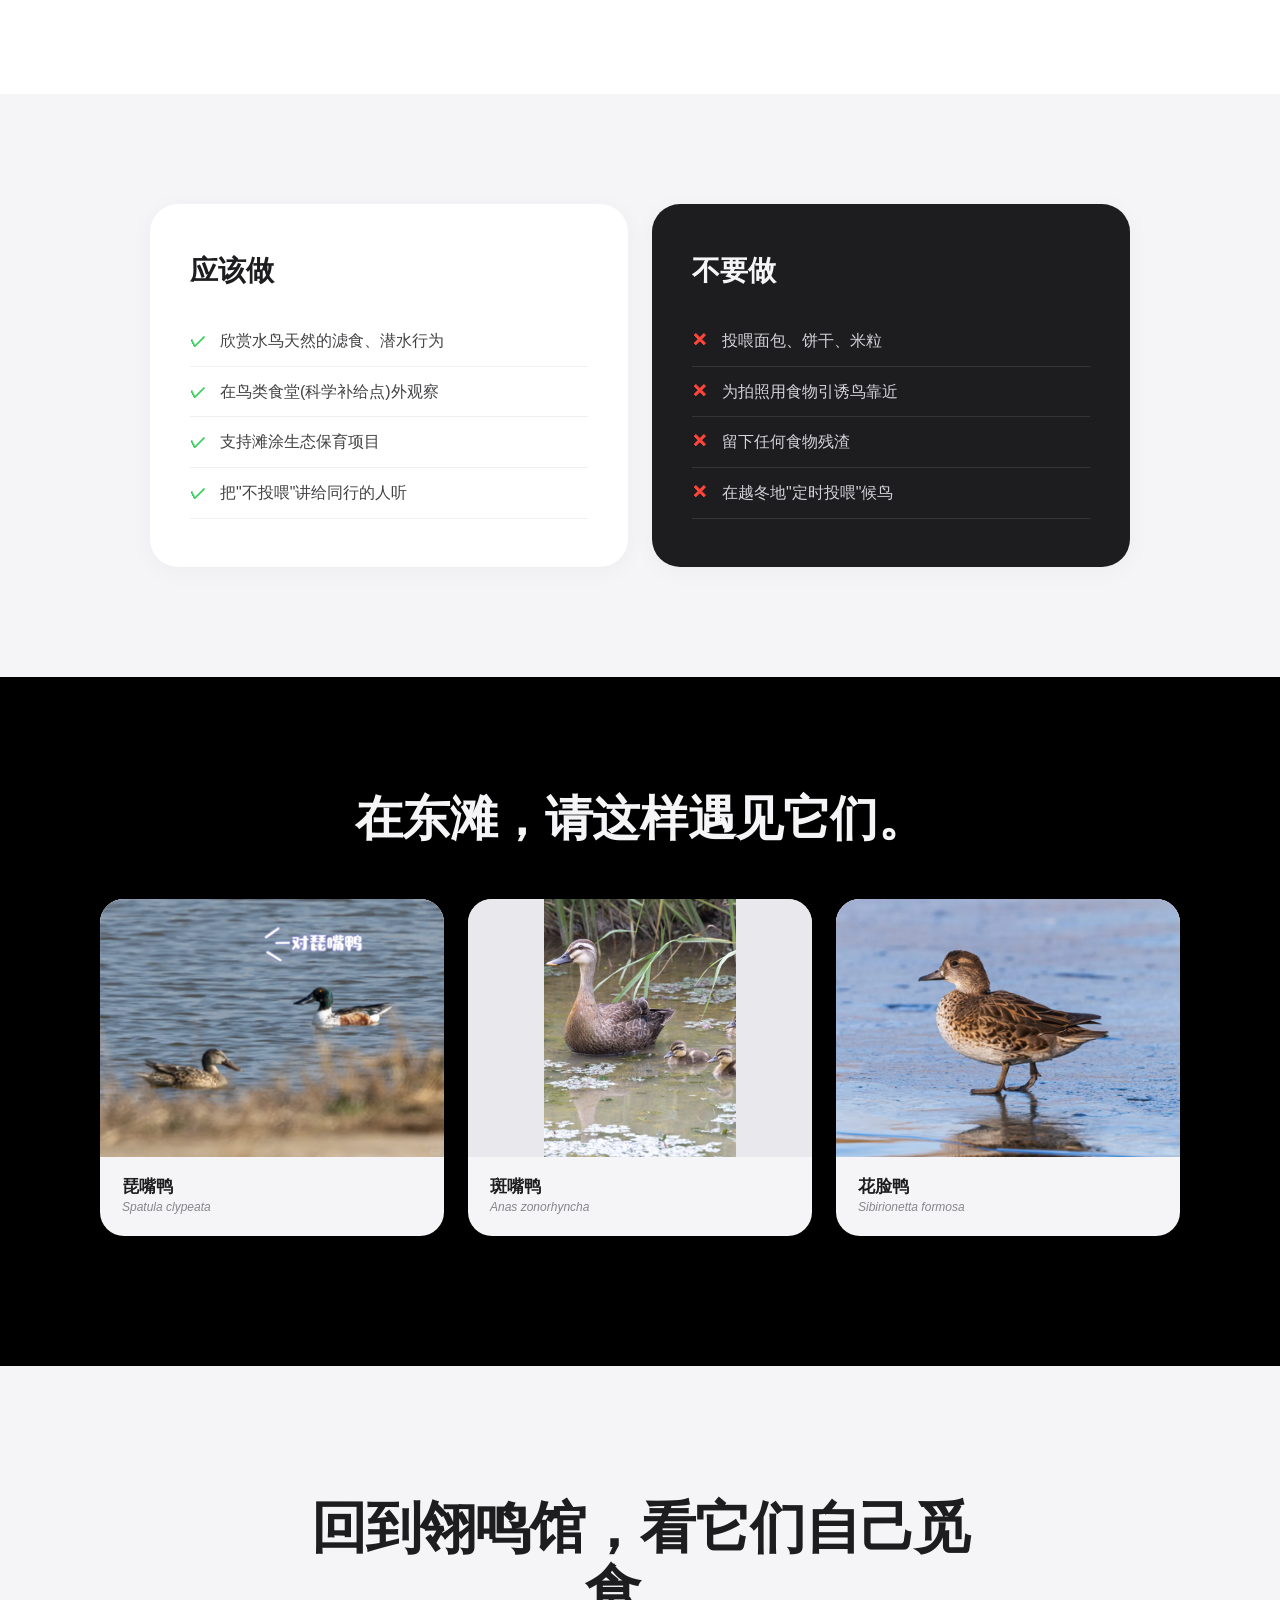
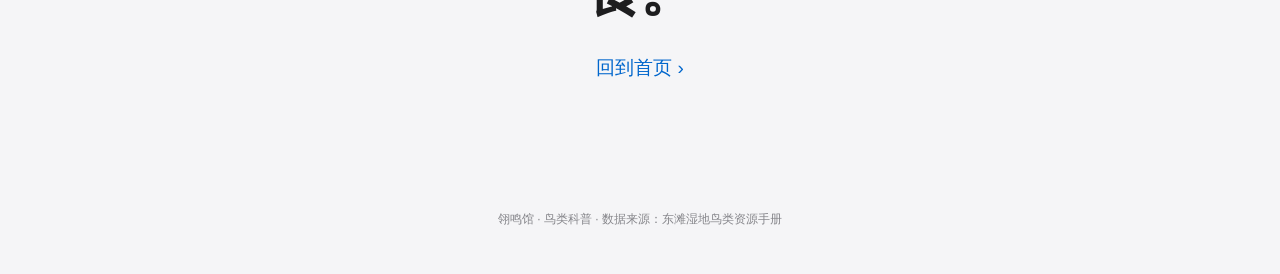
<file: tips/no-feed.html>
<!DOCTYPE html>
<html lang="zh-CN">
<head>
<meta charset="UTF-8">
<meta name="viewport" content="width=device-width, initial-scale=1.0">
<title>勿投喂。观鸟须知 · 翎鸣馆</title>
<meta name="color-scheme" content="light dark">
<link rel="icon" href="/favicon.svg" type="image/svg+xml">
<link rel="icon" href="/favicon.ico" sizes="32x32">
<link rel="stylesheet" href="tips.css">
<style>.tp-hero { background: linear-gradient(180deg, #000 0%, #33210a 100%); } .tp-stat .num { color: #ff9f0a; }</style>
</head>
<body>
<nav class="tp-nav"><a href="../index.html" class="back-home"><span class="arrow">‹</span> 回到翎鸣馆</a>
    <a href="#" class="tp-theme" id="themeToggle" aria-label="切换深浅配色">
        <svg class="icon-moon" viewBox="0 0 24 24" width="15" height="15" fill="currentColor" aria-hidden="true">
            <path d="M20.3 14.6A8.5 8.5 0 0 1 9.4 3.7 8.5 8.5 0 1 0 20.3 14.6z"/>
        </svg>
        <svg class="icon-sun" viewBox="0 0 24 24" width="15" height="15" fill="none" stroke="currentColor" stroke-width="2" aria-hidden="true">
            <circle cx="12" cy="12" r="4"/>
            <path d="M12 2v2m0 16v2M4.9 4.9l1.4 1.4m11.4 11.4 1.4 1.4M2 12h2m16 0h2M4.9 19.1l1.4-1.4M17.7 6.3l1.4-1.4"/>
        </svg>
    </a>
</nav>

<section class="tp-hero">
    <span class="tp-emoji">🥖</span>
    <h1>勿投喂。</h1>
    <p>你的面包，是它一生的偏食。</p>
</section>

<section class="tp-stats">
    <div class="tp-stats-grid">
        <div class="tp-stat"><div class="num">0</div><div class="label">面包的营养价值</div><div class="sub">对水鸟而言是"空热量"，几乎无蛋白质</div></div>
<div class="tp-stat"><div class="num">天使翅膀</div><div class="label">投喂后遗症</div><div class="sub">长期吃面包的小天鹅羽毛畸形病变</div></div>
<div class="tp-stat"><div class="num">1<small>处</small></div><div class="label">投喂点污染</div><div class="sub">残饵与粪便堆积加速水体富营养化</div></div>
    </div>
</section>

<section class="tp-section" data-scroll>
    <h2>爱吃，不等于该吃。</h2>
    <p class="tp-body">面包、饼干对人类是食物，对水鸟却是"垃圾食品"：蛋白质、钙磷比例都不对。长期投喂还会让候鸟改变迁徙节律——食物"稳定"了，该南下的鸟就不走了，错过繁殖季。爱它，就让它自己觅食。</p>
</section>

<section class="tp-dd">
    <div class="tp-dd-grid">
        <div class="tp-do"><h3>应该做</h3><ul><li>欣赏水鸟天然的滤食、潜水行为</li>
<li>在鸟类食堂(科学补给点)外观察</li>
<li>支持滩涂生态保育项目</li>
<li>把"不投喂"讲给同行的人听</li></ul></div>
        <div class="tp-dont"><h3>不要做</h3><ul><li>投喂面包、饼干、米粒</li>
<li>为拍照用食物引诱鸟靠近</li>
<li>留下任何食物残渣</li>
<li>在越冬地"定时投喂"候鸟</li></ul></div>
    </div>
</section>

<section class="tp-birds">
    <h2>在东滩，请这样遇见它们。</h2>
    <div class="tp-birds-grid">
        <div class="tp-bird-card" data-name="琵嘴鸭"><img src="../assets/images/waterfowl/pizuiya-1.png" alt="琵嘴鸭" loading="lazy"><div class="cap"><strong>琵嘴鸭</strong><em>Spatula clypeata</em></div></div>
<div class="tp-bird-card" data-name="斑嘴鸭"><img src="../assets/images/waterfowl/banzuiya-1.png" alt="斑嘴鸭" loading="lazy"><div class="cap"><strong>斑嘴鸭</strong><em>Anas zonorhyncha</em></div></div>
<div class="tp-bird-card" data-name="花脸鸭"><img src="../assets/images/waterfowl/hualianya-1.png" alt="花脸鸭" loading="lazy"><div class="cap"><strong>花脸鸭</strong><em>Sibirionetta formosa</em></div></div>
    </div>
</section>

<section class="tp-cta">
    <h2>回到翎鸣馆，看它们自己觅食。</h2>
    <a href="../index.html">回到首页 ›</a>
</section>

<footer class="tp-foot">翎鸣馆 · 鸟类科普 · 数据来源：东滩湿地鸟类资源手册</footer>

<script src="../theme.js"></script>
<script src="tips.js"></script>
<script>initThemeToggle('themeToggle');</script>
<script>
// 滚动渐显(苹果官网式)
var io = new IntersectionObserver(function (entries) {
    entries.forEach(function (e) {
        if (e.isIntersecting) e.target.classList.add('visible');
    });
}, { threshold: 0.3 });
document.querySelectorAll('[data-scroll]').forEach(function (s) { io.observe(s); });

// 鸟叫播放(与主页一致的交互)
(function () {
    var CALLS = {'震旦鸦雀': ['急促连续的"唧唧—唧唧—"声', 'zhendanyaque'], '黑翅鸢': ['细尖的"皮—皮皮—皮—"', 'heichiyuan'], '白琵鹭': ['幼鸟乞食时急促的"嘎嘎嘎"', 'baipilu'], '黄鹡鸰': ['飞行时清脆的"唧-"声', 'huangjiling'], '珠颈斑鸠': ['低沉的"咕咕—咕咕"', 'zhujingbanjiu'], '草鹭': ['粗哑的"呱—"声', 'caolu'], '卷羽鹈鹕': ['低沉的呼噜声', 'juanyutili'], '小天鹅': ['响亮的"咯—呵"号角声', 'xiaotianer'], '东方白鹳': ['上下喙拍打出的"嗒嗒"声', 'dongfangbaiguan'], '琵嘴鸭': ['雄鸭低哑的"呷呷"声', 'pizuiya'], '斑嘴鸭': ['响亮的"嘎—嘎—"声', 'banzuiya'], '花脸鸭': ['哨音般的"咔—"声', 'hualianya'], '反嘴鹬': ['连续清脆的"克利—克利"', 'fanzuiyu-main'], '凤头麦鸡': ['急促的"叽—嘎嘎"', 'fengtoumaiji'], '斑头秋沙鸭': ['低哑短促的"咯咯"', 'bantouqiushaya'], '红隼': ['尖锐的"叽—叽—"声', 'hongsun'], '白腹鹞': ['刺耳的"啧啧"声', 'baifuyao'], '黑脸琵鹭': ['低沉温和的鸣叫', 'heilianpilu'], '灰鹤': ['嘹亮的"嘎—"号角声', 'huihe'], '白头鹤': ['低沉的"咕噜"声', 'baitouhe'], '海鸥': ['响亮的"呀—呀—"鸣叫', 'haiou'], '栗耳鹀': ['轻快的"唧唧"小调', 'lierwu'], '罗纹鸭': ['低哑的"嘎嘎"声', 'luowenya'], '斑鱼狗': ['尖利的"叽叽—"声', 'banyugou']};
    var current = null;
    document.querySelectorAll('.tp-bird-card').forEach(function (card) {
        var name = card.getAttribute('data-name');
        var info = CALLS[name];
        if (!info) return;
        // 注入浮层(悬停时和主页一样:图放大降透明,浮层浮现)
        var overlay = document.createElement('div');
        overlay.className = 'tp-bird-overlay';
        overlay.innerHTML = '<p class="bird-name">' + name + '</p>' +
            '<p class="bird-call">叫声:' + info[0] + '</p>' +
            '<button class="bird-audio">▶ 播放叫声</button>';
        card.insertBefore(overlay, card.firstChild);

        var btn = overlay.querySelector('.bird-audio');
        var audio = null;
        btn.addEventListener('click', function (e) {
            e.stopPropagation();
            if (current && current !== audio) { current.pause(); }
            if (audio && !audio.paused) {
                audio.pause();
                btn.textContent = '▶ 播放叫声';
                card.classList.remove('playing');
                return;
            }
            audio = audio || new Audio('../assets/audio/' + info[1] + '.m4a');
            audio.currentTime = 0;
            audio.play();
            btn.textContent = '■ 停止';
            card.classList.add('playing');
            audio.addEventListener('ended', function () {
                btn.textContent = '▶ 播放叫声';
                card.classList.remove('playing');
            });
            current = audio;
        });
    });
})();
</script>
</body>
</html>
</file>
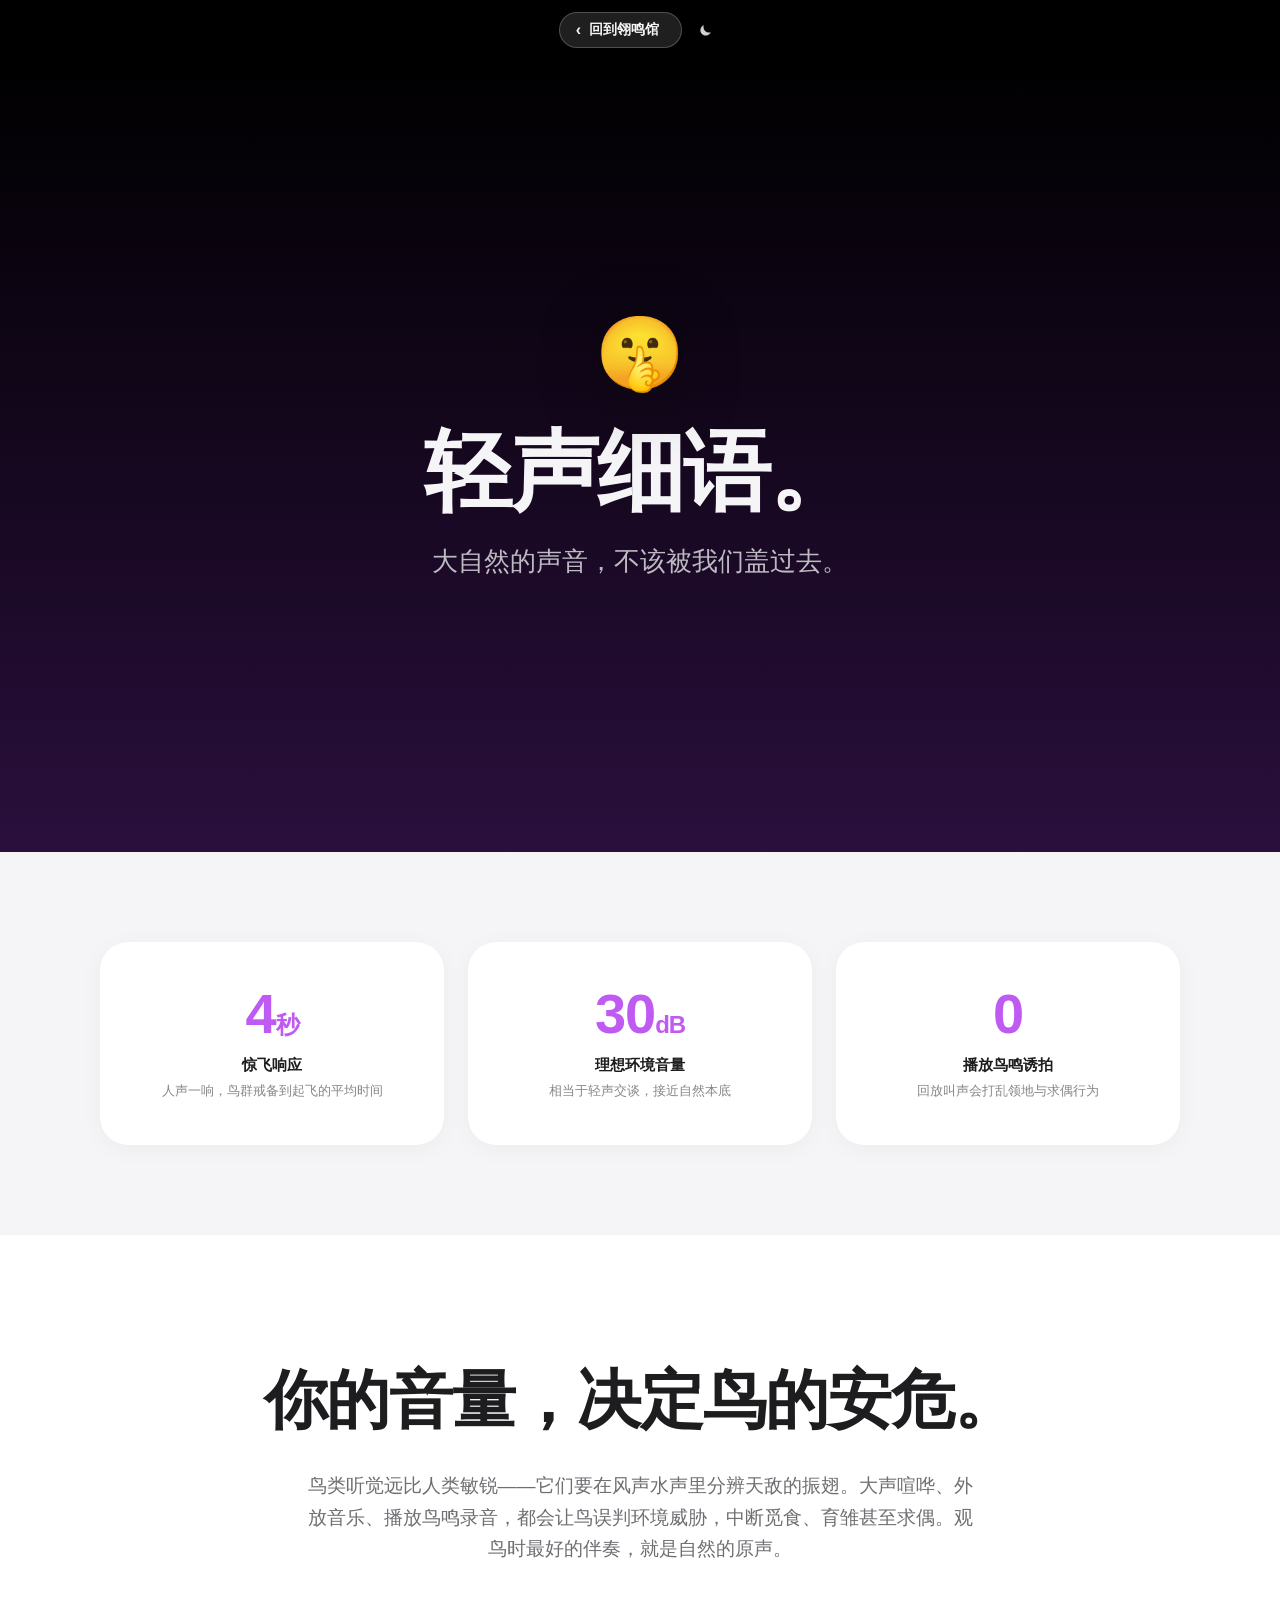
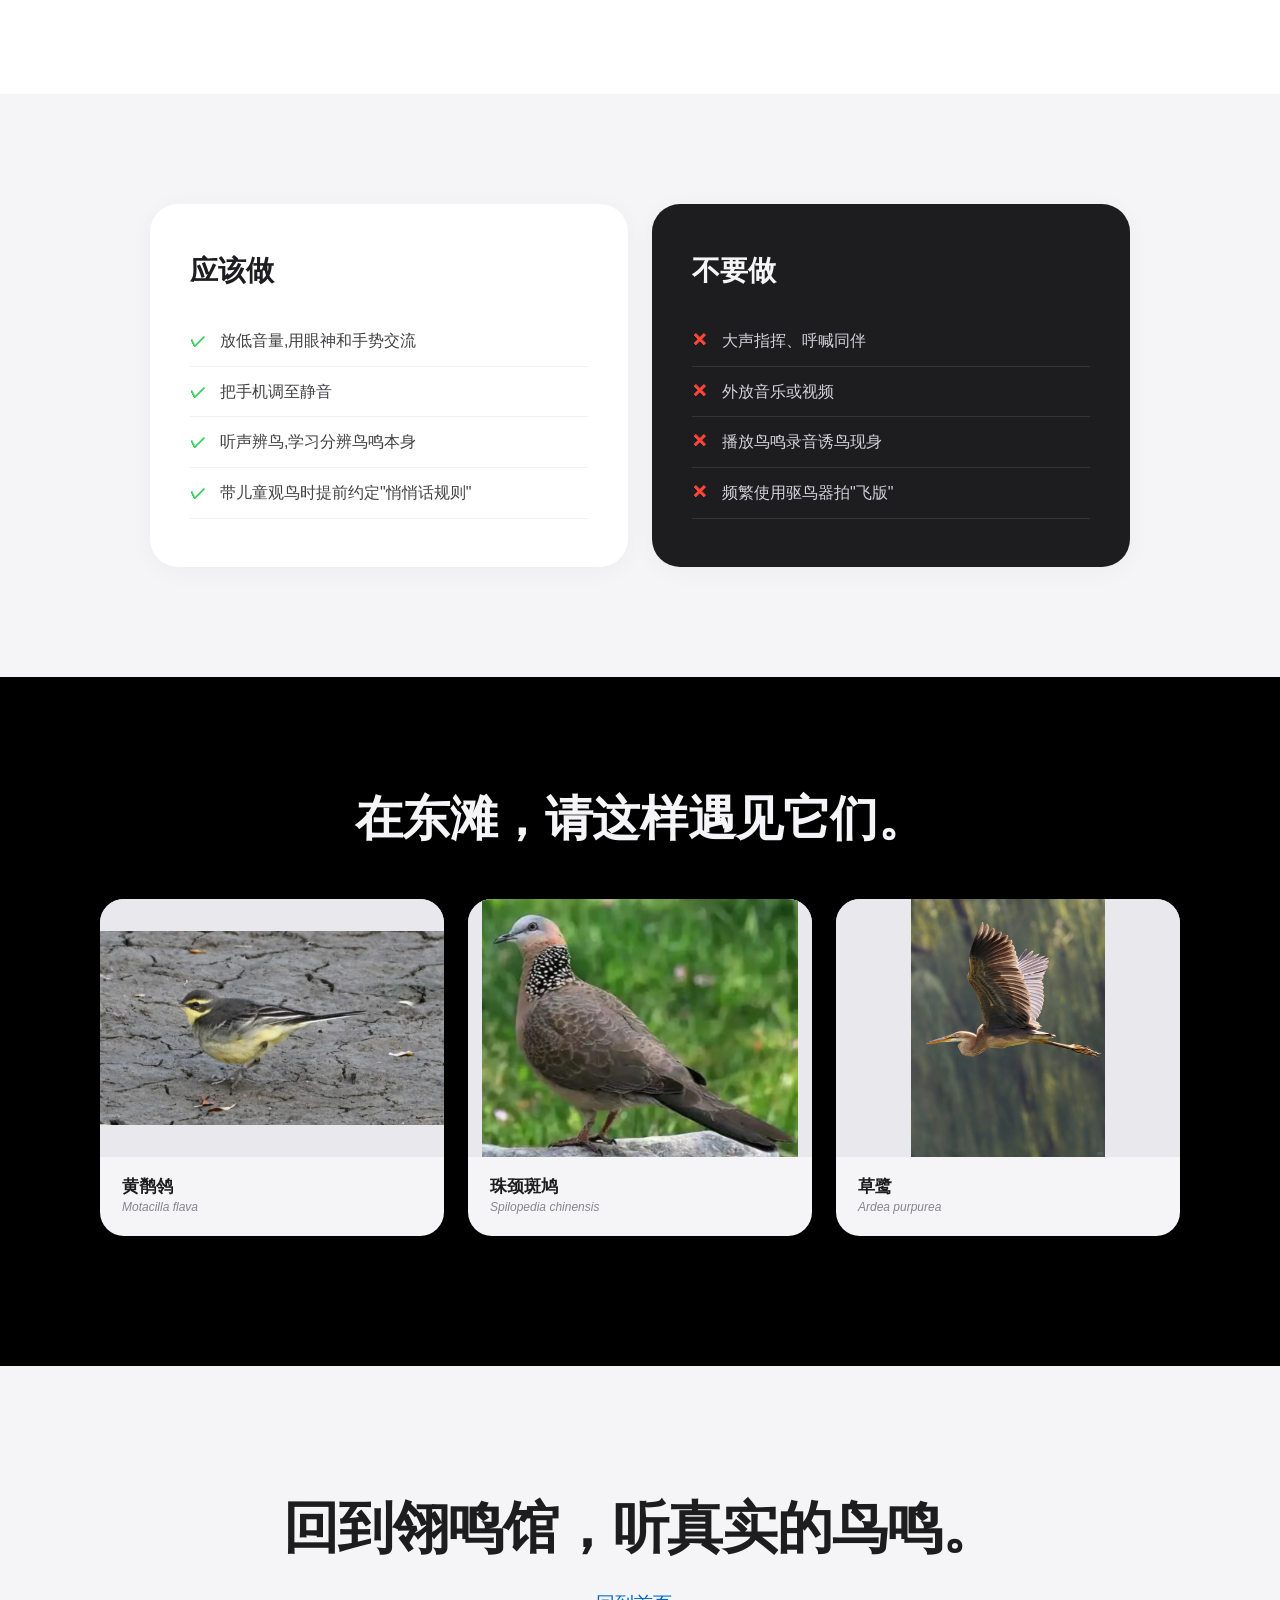
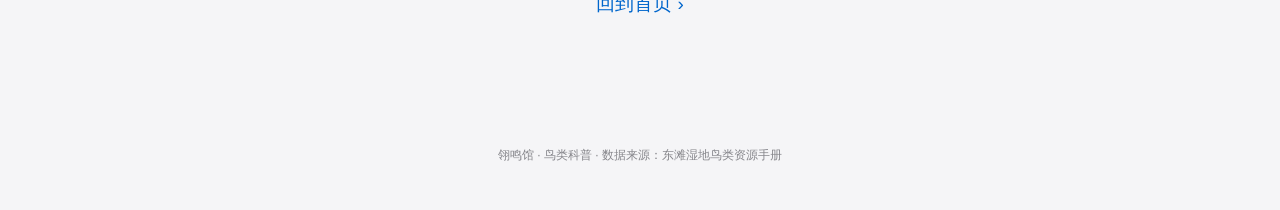
<file: tips/quiet.html>
<!DOCTYPE html>
<html lang="zh-CN">
<head>
<meta charset="UTF-8">
<meta name="viewport" content="width=device-width, initial-scale=1.0">
<title>轻声细语。观鸟须知 · 翎鸣馆</title>
<meta name="color-scheme" content="light dark">
<link rel="icon" href="/favicon.svg" type="image/svg+xml">
<link rel="icon" href="/favicon.ico" sizes="32x32">
<link rel="stylesheet" href="tips.css">
<style>.tp-hero { background: linear-gradient(180deg, #000 0%, #2a0f3d 100%); } .tp-stat .num { color: #bf5af2; }</style>
</head>
<body>
<nav class="tp-nav"><a href="../index.html" class="back-home"><span class="arrow">‹</span> 回到翎鸣馆</a>
    <a href="#" class="tp-theme" id="themeToggle" aria-label="切换深浅配色">
        <svg class="icon-moon" viewBox="0 0 24 24" width="15" height="15" fill="currentColor" aria-hidden="true">
            <path d="M20.3 14.6A8.5 8.5 0 0 1 9.4 3.7 8.5 8.5 0 1 0 20.3 14.6z"/>
        </svg>
        <svg class="icon-sun" viewBox="0 0 24 24" width="15" height="15" fill="none" stroke="currentColor" stroke-width="2" aria-hidden="true">
            <circle cx="12" cy="12" r="4"/>
            <path d="M12 2v2m0 16v2M4.9 4.9l1.4 1.4m11.4 11.4 1.4 1.4M2 12h2m16 0h2M4.9 19.1l1.4-1.4M17.7 6.3l1.4-1.4"/>
        </svg>
    </a>
</nav>

<section class="tp-hero">
    <span class="tp-emoji">🤫</span>
    <h1>轻声细语。</h1>
    <p>大自然的声音，不该被我们盖过去。</p>
</section>

<section class="tp-stats">
    <div class="tp-stats-grid">
        <div class="tp-stat"><div class="num">4<small>秒</small></div><div class="label">惊飞响应</div><div class="sub">人声一响，鸟群戒备到起飞的平均时间</div></div>
<div class="tp-stat"><div class="num">30<small>dB</small></div><div class="label">理想环境音量</div><div class="sub">相当于轻声交谈，接近自然本底</div></div>
<div class="tp-stat"><div class="num">0</div><div class="label">播放鸟鸣诱拍</div><div class="sub">回放叫声会打乱领地与求偶行为</div></div>
    </div>
</section>

<section class="tp-section" data-scroll>
    <h2>你的音量，决定鸟的安危。</h2>
    <p class="tp-body">鸟类听觉远比人类敏锐——它们要在风声水声里分辨天敌的振翅。大声喧哗、外放音乐、播放鸟鸣录音，都会让鸟误判环境威胁，中断觅食、育雏甚至求偶。观鸟时最好的伴奏，就是自然的原声。</p>
</section>

<section class="tp-dd">
    <div class="tp-dd-grid">
        <div class="tp-do"><h3>应该做</h3><ul><li>放低音量,用眼神和手势交流</li>
<li>把手机调至静音</li>
<li>听声辨鸟,学习分辨鸟鸣本身</li>
<li>带儿童观鸟时提前约定"悄悄话规则"</li></ul></div>
        <div class="tp-dont"><h3>不要做</h3><ul><li>大声指挥、呼喊同伴</li>
<li>外放音乐或视频</li>
<li>播放鸟鸣录音诱鸟现身</li>
<li>频繁使用驱鸟器拍"飞版"</li></ul></div>
    </div>
</section>

<section class="tp-birds">
    <h2>在东滩，请这样遇见它们。</h2>
    <div class="tp-birds-grid">
        <div class="tp-bird-card" data-name="黄鹡鸰"><img src="../assets/images/others/huangjiling-1.png" alt="黄鹡鸰" loading="lazy"><div class="cap"><strong>黄鹡鸰</strong><em>Motacilla flava</em></div></div>
<div class="tp-bird-card" data-name="珠颈斑鸠"><img src="../assets/images/others/zhujingbanjiu-1.png" alt="珠颈斑鸠" loading="lazy"><div class="cap"><strong>珠颈斑鸠</strong><em>Spilopedia chinensis</em></div></div>
<div class="tp-bird-card" data-name="草鹭"><img src="../assets/images/others/caolu-1.png" alt="草鹭" loading="lazy"><div class="cap"><strong>草鹭</strong><em>Ardea purpurea</em></div></div>
    </div>
</section>

<section class="tp-cta">
    <h2>回到翎鸣馆，听真实的鸟鸣。</h2>
    <a href="../index.html">回到首页 ›</a>
</section>

<footer class="tp-foot">翎鸣馆 · 鸟类科普 · 数据来源：东滩湿地鸟类资源手册</footer>

<script src="../theme.js"></script>
<script src="tips.js"></script>
<script>initThemeToggle('themeToggle');</script>
<script>
// 滚动渐显(苹果官网式)
var io = new IntersectionObserver(function (entries) {
    entries.forEach(function (e) {
        if (e.isIntersecting) e.target.classList.add('visible');
    });
}, { threshold: 0.3 });
document.querySelectorAll('[data-scroll]').forEach(function (s) { io.observe(s); });

// 鸟叫播放(与主页一致的交互)
(function () {
    var CALLS = {'震旦鸦雀': ['急促连续的"唧唧—唧唧—"声', 'zhendanyaque'], '黑翅鸢': ['细尖的"皮—皮皮—皮—"', 'heichiyuan'], '白琵鹭': ['幼鸟乞食时急促的"嘎嘎嘎"', 'baipilu'], '黄鹡鸰': ['飞行时清脆的"唧-"声', 'huangjiling'], '珠颈斑鸠': ['低沉的"咕咕—咕咕"', 'zhujingbanjiu'], '草鹭': ['粗哑的"呱—"声', 'caolu'], '卷羽鹈鹕': ['低沉的呼噜声', 'juanyutili'], '小天鹅': ['响亮的"咯—呵"号角声', 'xiaotianer'], '东方白鹳': ['上下喙拍打出的"嗒嗒"声', 'dongfangbaiguan'], '琵嘴鸭': ['雄鸭低哑的"呷呷"声', 'pizuiya'], '斑嘴鸭': ['响亮的"嘎—嘎—"声', 'banzuiya'], '花脸鸭': ['哨音般的"咔—"声', 'hualianya'], '反嘴鹬': ['连续清脆的"克利—克利"', 'fanzuiyu-main'], '凤头麦鸡': ['急促的"叽—嘎嘎"', 'fengtoumaiji'], '斑头秋沙鸭': ['低哑短促的"咯咯"', 'bantouqiushaya'], '红隼': ['尖锐的"叽—叽—"声', 'hongsun'], '白腹鹞': ['刺耳的"啧啧"声', 'baifuyao'], '黑脸琵鹭': ['低沉温和的鸣叫', 'heilianpilu'], '灰鹤': ['嘹亮的"嘎—"号角声', 'huihe'], '白头鹤': ['低沉的"咕噜"声', 'baitouhe'], '海鸥': ['响亮的"呀—呀—"鸣叫', 'haiou'], '栗耳鹀': ['轻快的"唧唧"小调', 'lierwu'], '罗纹鸭': ['低哑的"嘎嘎"声', 'luowenya'], '斑鱼狗': ['尖利的"叽叽—"声', 'banyugou']};
    var current = null;
    document.querySelectorAll('.tp-bird-card').forEach(function (card) {
        var name = card.getAttribute('data-name');
        var info = CALLS[name];
        if (!info) return;
        // 注入浮层(悬停时和主页一样:图放大降透明,浮层浮现)
        var overlay = document.createElement('div');
        overlay.className = 'tp-bird-overlay';
        overlay.innerHTML = '<p class="bird-name">' + name + '</p>' +
            '<p class="bird-call">叫声:' + info[0] + '</p>' +
            '<button class="bird-audio">▶ 播放叫声</button>';
        card.insertBefore(overlay, card.firstChild);

        var btn = overlay.querySelector('.bird-audio');
        var audio = null;
        btn.addEventListener('click', function (e) {
            e.stopPropagation();
            if (current && current !== audio) { current.pause(); }
            if (audio && !audio.paused) {
                audio.pause();
                btn.textContent = '▶ 播放叫声';
                card.classList.remove('playing');
                return;
            }
            audio = audio || new Audio('../assets/audio/' + info[1] + '.m4a');
            audio.currentTime = 0;
            audio.play();
            btn.textContent = '■ 停止';
            card.classList.add('playing');
            audio.addEventListener('ended', function () {
                btn.textContent = '▶ 播放叫声';
                card.classList.remove('playing');
            });
            current = audio;
        });
    });
})();
</script>
</body>
</html>
</file>
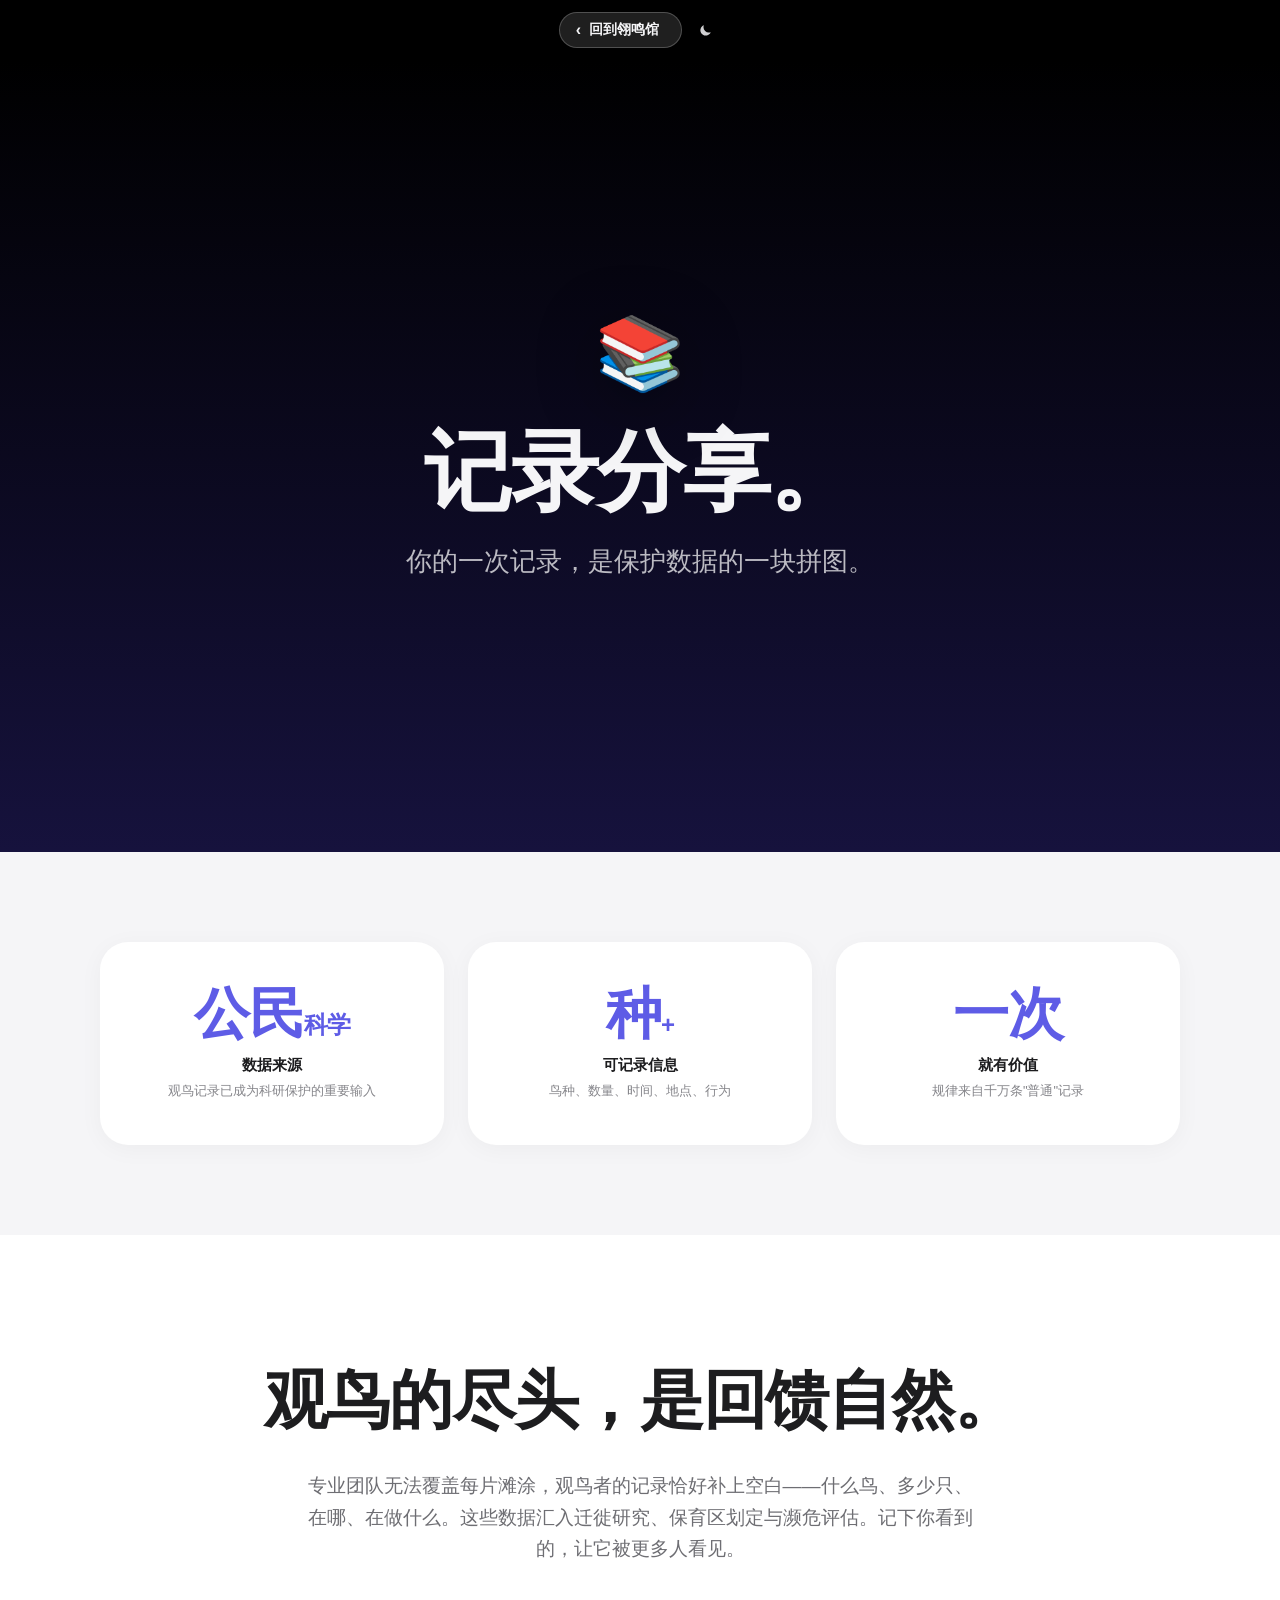
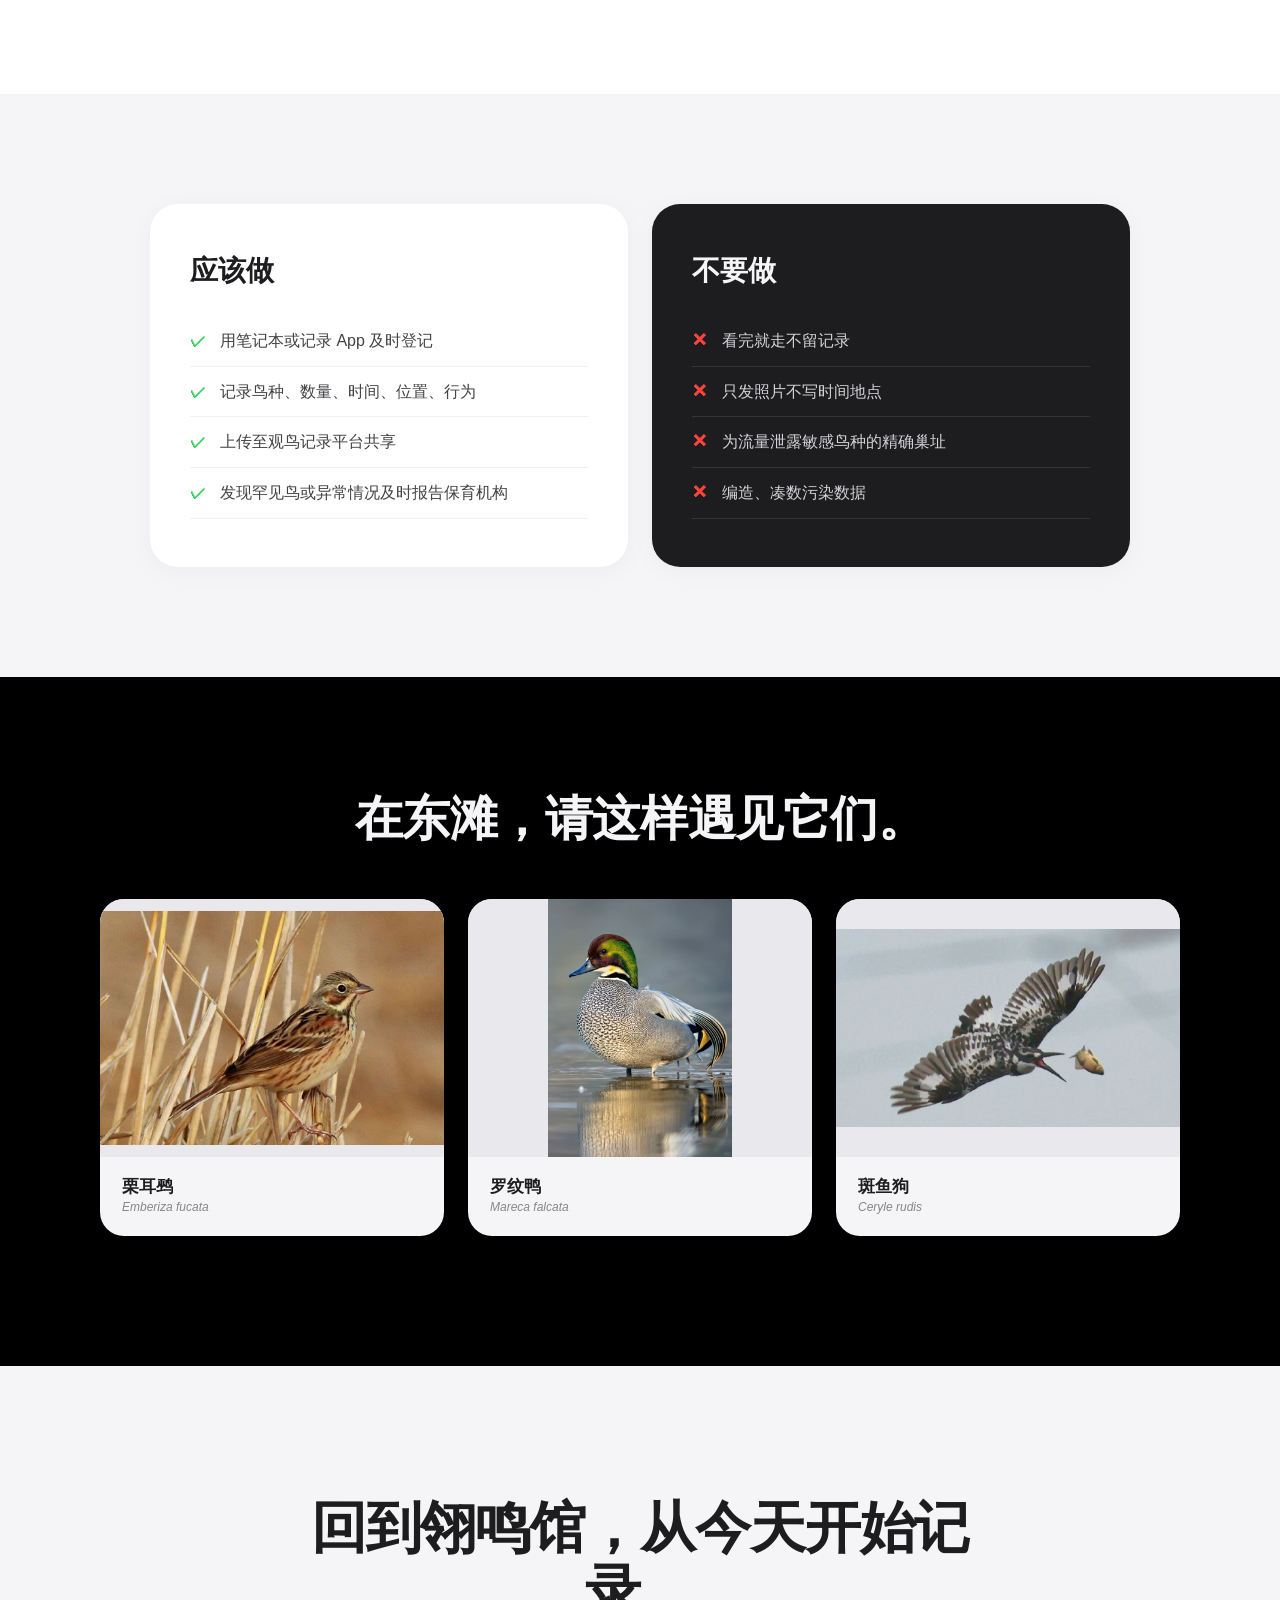
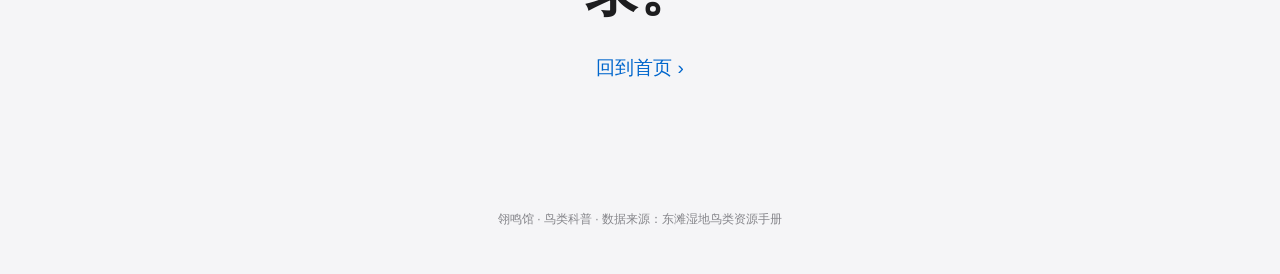
<file: tips/record.html>
<!DOCTYPE html>
<html lang="zh-CN">
<head>
<meta charset="UTF-8">
<meta name="viewport" content="width=device-width, initial-scale=1.0">
<title>记录分享。观鸟须知 · 翎鸣馆</title>
<meta name="color-scheme" content="light dark">
<link rel="icon" href="/favicon.svg" type="image/svg+xml">
<link rel="icon" href="/favicon.ico" sizes="32x32">
<link rel="stylesheet" href="tips.css">
<style>.tp-hero { background: linear-gradient(180deg, #000 0%, #16123d 100%); } .tp-stat .num { color: #5e5ce6; }</style>
</head>
<body>
<nav class="tp-nav"><a href="../index.html" class="back-home"><span class="arrow">‹</span> 回到翎鸣馆</a>
    <a href="#" class="tp-theme" id="themeToggle" aria-label="切换深浅配色">
        <svg class="icon-moon" viewBox="0 0 24 24" width="15" height="15" fill="currentColor" aria-hidden="true">
            <path d="M20.3 14.6A8.5 8.5 0 0 1 9.4 3.7 8.5 8.5 0 1 0 20.3 14.6z"/>
        </svg>
        <svg class="icon-sun" viewBox="0 0 24 24" width="15" height="15" fill="none" stroke="currentColor" stroke-width="2" aria-hidden="true">
            <circle cx="12" cy="12" r="4"/>
            <path d="M12 2v2m0 16v2M4.9 4.9l1.4 1.4m11.4 11.4 1.4 1.4M2 12h2m16 0h2M4.9 19.1l1.4-1.4M17.7 6.3l1.4-1.4"/>
        </svg>
    </a>
</nav>

<section class="tp-hero">
    <span class="tp-emoji">📚</span>
    <h1>记录分享。</h1>
    <p>你的一次记录，是保护数据的一块拼图。</p>
</section>

<section class="tp-stats">
    <div class="tp-stats-grid">
        <div class="tp-stat"><div class="num">公民<small>科学</small></div><div class="label">数据来源</div><div class="sub">观鸟记录已成为科研保护的重要输入</div></div>
<div class="tp-stat"><div class="num">种<small>+</small></div><div class="label">可记录信息</div><div class="sub">鸟种、数量、时间、地点、行为</div></div>
<div class="tp-stat"><div class="num">一次</div><div class="label">就有价值</div><div class="sub">规律来自千万条"普通"记录</div></div>
    </div>
</section>

<section class="tp-section" data-scroll>
    <h2>观鸟的尽头，是回馈自然。</h2>
    <p class="tp-body">专业团队无法覆盖每片滩涂，观鸟者的记录恰好补上空白——什么鸟、多少只、在哪、在做什么。这些数据汇入迁徙研究、保育区划定与濒危评估。记下你看到的，让它被更多人看见。</p>
</section>

<section class="tp-dd">
    <div class="tp-dd-grid">
        <div class="tp-do"><h3>应该做</h3><ul><li>用笔记本或记录 App 及时登记</li>
<li>记录鸟种、数量、时间、位置、行为</li>
<li>上传至观鸟记录平台共享</li>
<li>发现罕见鸟或异常情况及时报告保育机构</li></ul></div>
        <div class="tp-dont"><h3>不要做</h3><ul><li>看完就走不留记录</li>
<li>只发照片不写时间地点</li>
<li>为流量泄露敏感鸟种的精确巢址</li>
<li>编造、凑数污染数据</li></ul></div>
    </div>
</section>

<section class="tp-birds">
    <h2>在东滩，请这样遇见它们。</h2>
    <div class="tp-birds-grid">
        <div class="tp-bird-card" data-name="栗耳鹀"><img src="../assets/images/others/lierwu-1.png" alt="栗耳鹀" loading="lazy"><div class="cap"><strong>栗耳鹀</strong><em>Emberiza fucata</em></div></div>
<div class="tp-bird-card" data-name="罗纹鸭"><img src="../assets/images/waterfowl/luowenya-1.png" alt="罗纹鸭" loading="lazy"><div class="cap"><strong>罗纹鸭</strong><em>Mareca falcata</em></div></div>
<div class="tp-bird-card" data-name="斑鱼狗"><img src="../assets/images/kingfishers/banyugou-1.png" alt="斑鱼狗" loading="lazy"><div class="cap"><strong>斑鱼狗</strong><em>Ceryle rudis</em></div></div>
    </div>
</section>

<section class="tp-cta">
    <h2>回到翎鸣馆，从今天开始记录。</h2>
    <a href="../index.html">回到首页 ›</a>
</section>

<footer class="tp-foot">翎鸣馆 · 鸟类科普 · 数据来源：东滩湿地鸟类资源手册</footer>

<script src="../theme.js"></script>
<script src="tips.js"></script>
<script>initThemeToggle('themeToggle');</script>
<script>
// 滚动渐显(苹果官网式)
var io = new IntersectionObserver(function (entries) {
    entries.forEach(function (e) {
        if (e.isIntersecting) e.target.classList.add('visible');
    });
}, { threshold: 0.3 });
document.querySelectorAll('[data-scroll]').forEach(function (s) { io.observe(s); });

// 鸟叫播放(与主页一致的交互)
(function () {
    var CALLS = {'震旦鸦雀': ['急促连续的"唧唧—唧唧—"声', 'zhendanyaque'], '黑翅鸢': ['细尖的"皮—皮皮—皮—"', 'heichiyuan'], '白琵鹭': ['幼鸟乞食时急促的"嘎嘎嘎"', 'baipilu'], '黄鹡鸰': ['飞行时清脆的"唧-"声', 'huangjiling'], '珠颈斑鸠': ['低沉的"咕咕—咕咕"', 'zhujingbanjiu'], '草鹭': ['粗哑的"呱—"声', 'caolu'], '卷羽鹈鹕': ['低沉的呼噜声', 'juanyutili'], '小天鹅': ['响亮的"咯—呵"号角声', 'xiaotianer'], '东方白鹳': ['上下喙拍打出的"嗒嗒"声', 'dongfangbaiguan'], '琵嘴鸭': ['雄鸭低哑的"呷呷"声', 'pizuiya'], '斑嘴鸭': ['响亮的"嘎—嘎—"声', 'banzuiya'], '花脸鸭': ['哨音般的"咔—"声', 'hualianya'], '反嘴鹬': ['连续清脆的"克利—克利"', 'fanzuiyu-main'], '凤头麦鸡': ['急促的"叽—嘎嘎"', 'fengtoumaiji'], '斑头秋沙鸭': ['低哑短促的"咯咯"', 'bantouqiushaya'], '红隼': ['尖锐的"叽—叽—"声', 'hongsun'], '白腹鹞': ['刺耳的"啧啧"声', 'baifuyao'], '黑脸琵鹭': ['低沉温和的鸣叫', 'heilianpilu'], '灰鹤': ['嘹亮的"嘎—"号角声', 'huihe'], '白头鹤': ['低沉的"咕噜"声', 'baitouhe'], '海鸥': ['响亮的"呀—呀—"鸣叫', 'haiou'], '栗耳鹀': ['轻快的"唧唧"小调', 'lierwu'], '罗纹鸭': ['低哑的"嘎嘎"声', 'luowenya'], '斑鱼狗': ['尖利的"叽叽—"声', 'banyugou']};
    var current = null;
    document.querySelectorAll('.tp-bird-card').forEach(function (card) {
        var name = card.getAttribute('data-name');
        var info = CALLS[name];
        if (!info) return;
        // 注入浮层(悬停时和主页一样:图放大降透明,浮层浮现)
        var overlay = document.createElement('div');
        overlay.className = 'tp-bird-overlay';
        overlay.innerHTML = '<p class="bird-name">' + name + '</p>' +
            '<p class="bird-call">叫声:' + info[0] + '</p>' +
            '<button class="bird-audio">▶ 播放叫声</button>';
        card.insertBefore(overlay, card.firstChild);

        var btn = overlay.querySelector('.bird-audio');
        var audio = null;
        btn.addEventListener('click', function (e) {
            e.stopPropagation();
            if (current && current !== audio) { current.pause(); }
            if (audio && !audio.paused) {
                audio.pause();
                btn.textContent = '▶ 播放叫声';
                card.classList.remove('playing');
                return;
            }
            audio = audio || new Audio('../assets/audio/' + info[1] + '.m4a');
            audio.currentTime = 0;
            audio.play();
            btn.textContent = '■ 停止';
            card.classList.add('playing');
            audio.addEventListener('ended', function () {
                btn.textContent = '▶ 播放叫声';
                card.classList.remove('playing');
            });
            current = audio;
        });
    });
})();
</script>
</body>
</html>
</file>
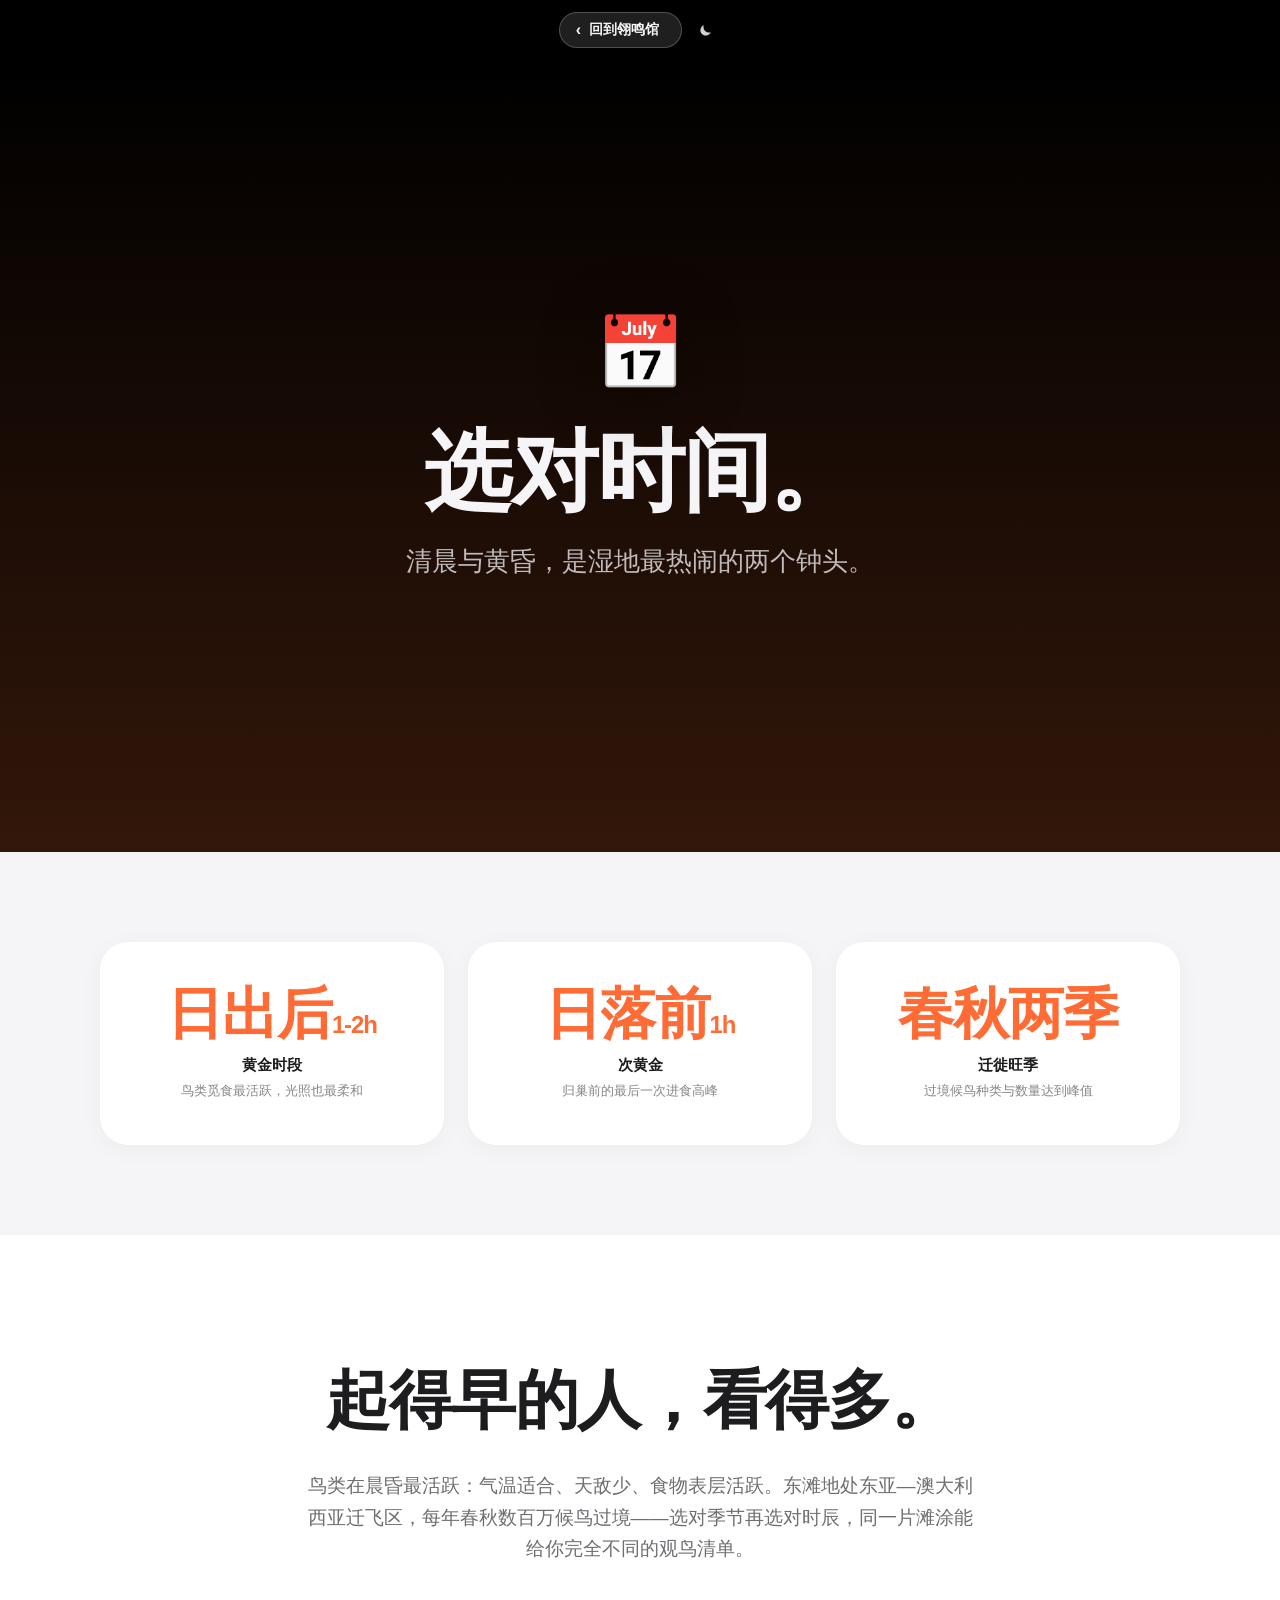
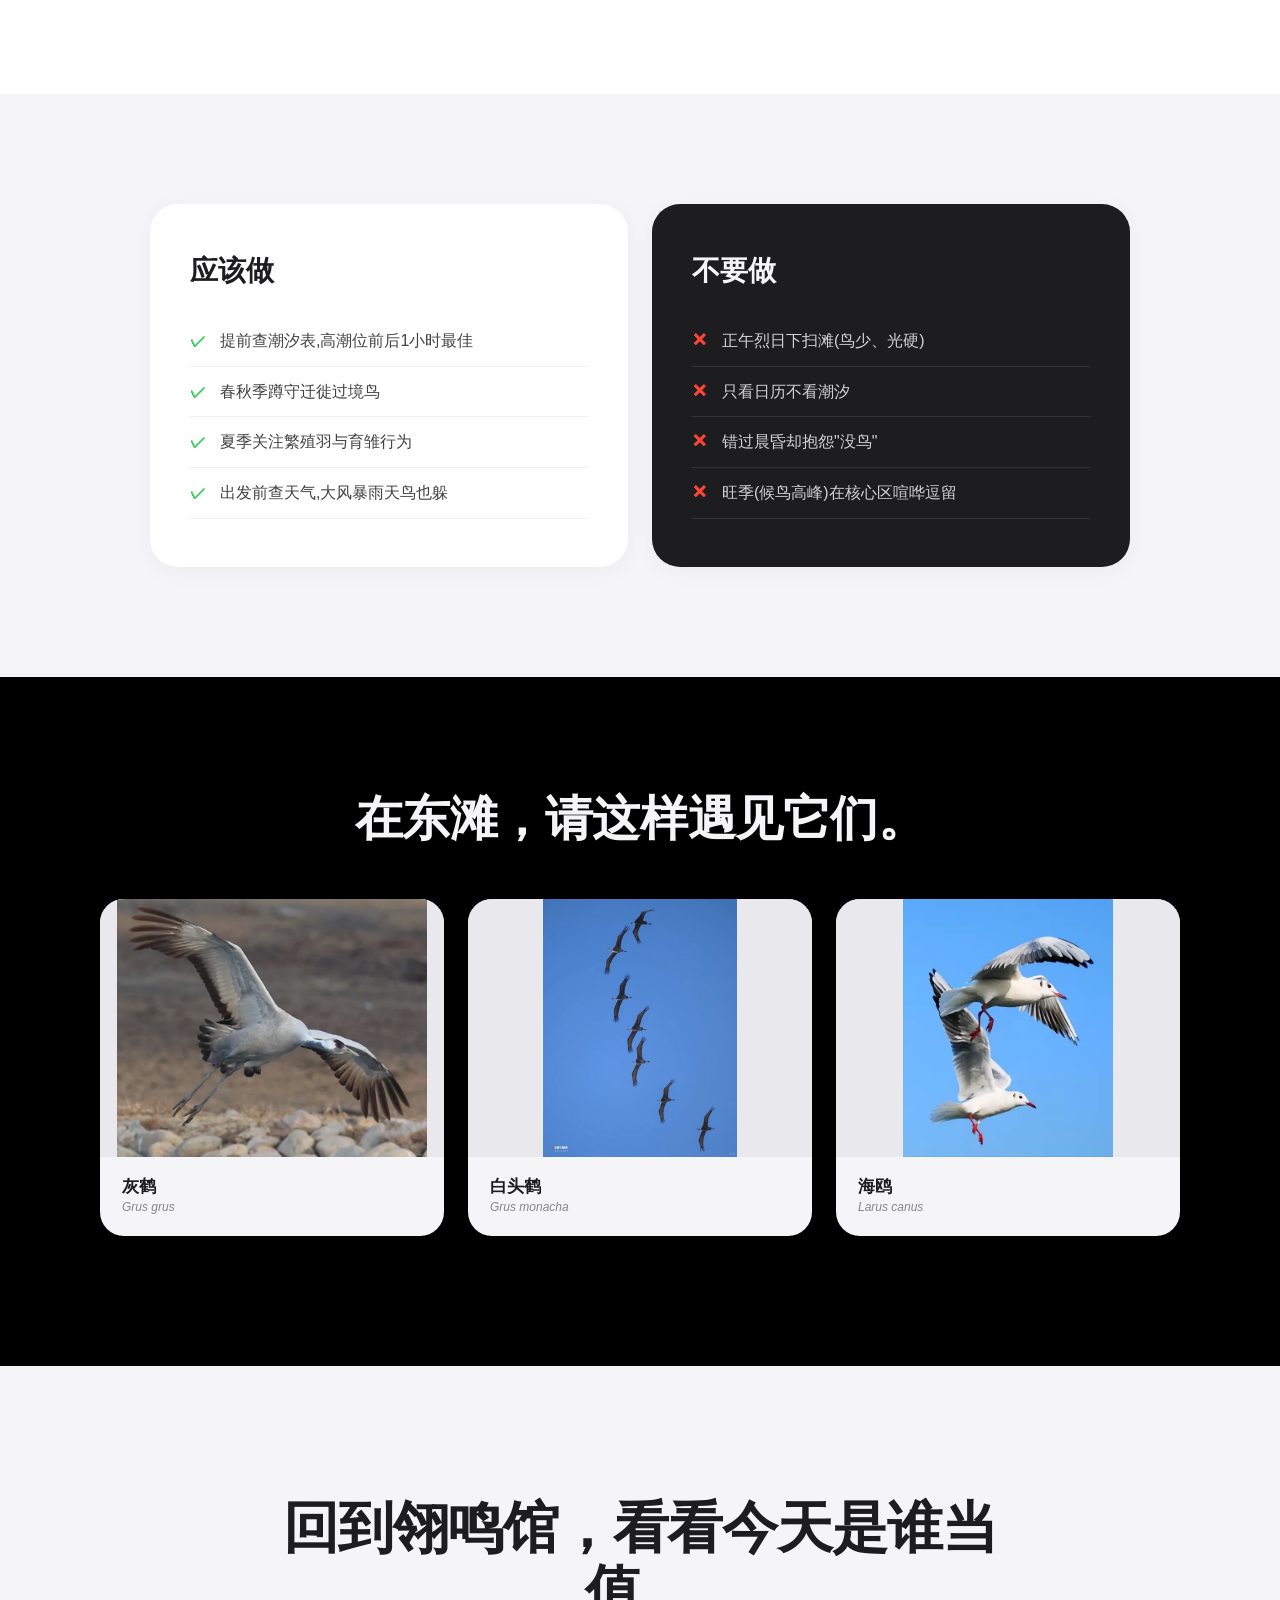
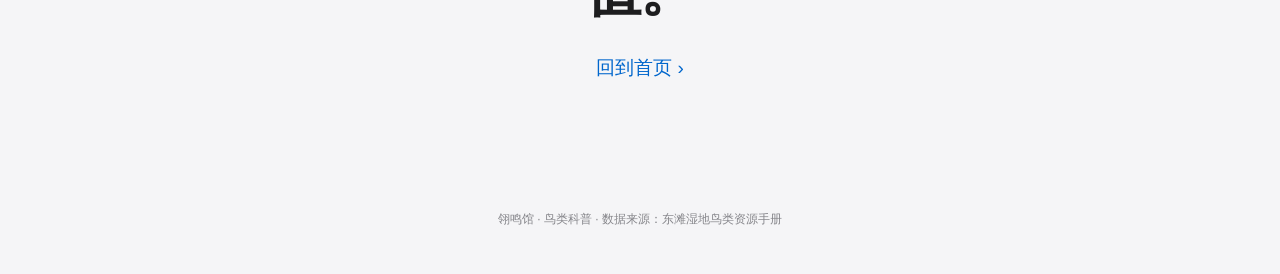
<file: tips/timing.html>
<!DOCTYPE html>
<html lang="zh-CN">
<head>
<meta charset="UTF-8">
<meta name="viewport" content="width=device-width, initial-scale=1.0">
<title>选对时间。观鸟须知 · 翎鸣馆</title>
<meta name="color-scheme" content="light dark">
<link rel="icon" href="/favicon.svg" type="image/svg+xml">
<link rel="icon" href="/favicon.ico" sizes="32x32">
<link rel="stylesheet" href="tips.css">
<style>.tp-hero { background: linear-gradient(180deg, #000 0%, #33170a 100%); } .tp-stat .num { color: #ff6b35; }</style>
</head>
<body>
<nav class="tp-nav"><a href="../index.html" class="back-home"><span class="arrow">‹</span> 回到翎鸣馆</a>
    <a href="#" class="tp-theme" id="themeToggle" aria-label="切换深浅配色">
        <svg class="icon-moon" viewBox="0 0 24 24" width="15" height="15" fill="currentColor" aria-hidden="true">
            <path d="M20.3 14.6A8.5 8.5 0 0 1 9.4 3.7 8.5 8.5 0 1 0 20.3 14.6z"/>
        </svg>
        <svg class="icon-sun" viewBox="0 0 24 24" width="15" height="15" fill="none" stroke="currentColor" stroke-width="2" aria-hidden="true">
            <circle cx="12" cy="12" r="4"/>
            <path d="M12 2v2m0 16v2M4.9 4.9l1.4 1.4m11.4 11.4 1.4 1.4M2 12h2m16 0h2M4.9 19.1l1.4-1.4M17.7 6.3l1.4-1.4"/>
        </svg>
    </a>
</nav>

<section class="tp-hero">
    <span class="tp-emoji">📅</span>
    <h1>选对时间。</h1>
    <p>清晨与黄昏，是湿地最热闹的两个钟头。</p>
</section>

<section class="tp-stats">
    <div class="tp-stats-grid">
        <div class="tp-stat"><div class="num">日出后<small>1-2h</small></div><div class="label">黄金时段</div><div class="sub">鸟类觅食最活跃，光照也最柔和</div></div>
<div class="tp-stat"><div class="num">日落前<small>1h</small></div><div class="label">次黄金</div><div class="sub">归巢前的最后一次进食高峰</div></div>
<div class="tp-stat"><div class="num">春秋两季</div><div class="label">迁徙旺季</div><div class="sub">过境候鸟种类与数量达到峰值</div></div>
    </div>
</section>

<section class="tp-section" data-scroll>
    <h2>起得早的人，看得多。</h2>
    <p class="tp-body">鸟类在晨昏最活跃：气温适合、天敌少、食物表层活跃。东滩地处东亚—澳大利西亚迁飞区，每年春秋数百万候鸟过境——选对季节再选对时辰，同一片滩涂能给你完全不同的观鸟清单。</p>
</section>

<section class="tp-dd">
    <div class="tp-dd-grid">
        <div class="tp-do"><h3>应该做</h3><ul><li>提前查潮汐表,高潮位前后1小时最佳</li>
<li>春秋季蹲守迁徙过境鸟</li>
<li>夏季关注繁殖羽与育雏行为</li>
<li>出发前查天气,大风暴雨天鸟也躲</li></ul></div>
        <div class="tp-dont"><h3>不要做</h3><ul><li>正午烈日下扫滩(鸟少、光硬)</li>
<li>只看日历不看潮汐</li>
<li>错过晨昏却抱怨"没鸟"</li>
<li>旺季(候鸟高峰)在核心区喧哗逗留</li></ul></div>
    </div>
</section>

<section class="tp-birds">
    <h2>在东滩，请这样遇见它们。</h2>
    <div class="tp-birds-grid">
        <div class="tp-bird-card" data-name="灰鹤"><img src="../assets/images/others/huihe-1.png" alt="灰鹤" loading="lazy"><div class="cap"><strong>灰鹤</strong><em>Grus grus</em></div></div>
<div class="tp-bird-card" data-name="白头鹤"><img src="../assets/images/others/baitouhe-1.png" alt="白头鹤" loading="lazy"><div class="cap"><strong>白头鹤</strong><em>Grus monacha</em></div></div>
<div class="tp-bird-card" data-name="海鸥"><img src="../assets/images/gulls/haiou.png" alt="海鸥" loading="lazy"><div class="cap"><strong>海鸥</strong><em>Larus canus</em></div></div>
    </div>
</section>

<section class="tp-cta">
    <h2>回到翎鸣馆，看看今天是谁当值。</h2>
    <a href="../index.html">回到首页 ›</a>
</section>

<footer class="tp-foot">翎鸣馆 · 鸟类科普 · 数据来源：东滩湿地鸟类资源手册</footer>

<script src="../theme.js"></script>
<script src="tips.js"></script>
<script>initThemeToggle('themeToggle');</script>
<script>
// 滚动渐显(苹果官网式)
var io = new IntersectionObserver(function (entries) {
    entries.forEach(function (e) {
        if (e.isIntersecting) e.target.classList.add('visible');
    });
}, { threshold: 0.3 });
document.querySelectorAll('[data-scroll]').forEach(function (s) { io.observe(s); });

// 鸟叫播放(与主页一致的交互)
(function () {
    var CALLS = {'震旦鸦雀': ['急促连续的"唧唧—唧唧—"声', 'zhendanyaque'], '黑翅鸢': ['细尖的"皮—皮皮—皮—"', 'heichiyuan'], '白琵鹭': ['幼鸟乞食时急促的"嘎嘎嘎"', 'baipilu'], '黄鹡鸰': ['飞行时清脆的"唧-"声', 'huangjiling'], '珠颈斑鸠': ['低沉的"咕咕—咕咕"', 'zhujingbanjiu'], '草鹭': ['粗哑的"呱—"声', 'caolu'], '卷羽鹈鹕': ['低沉的呼噜声', 'juanyutili'], '小天鹅': ['响亮的"咯—呵"号角声', 'xiaotianer'], '东方白鹳': ['上下喙拍打出的"嗒嗒"声', 'dongfangbaiguan'], '琵嘴鸭': ['雄鸭低哑的"呷呷"声', 'pizuiya'], '斑嘴鸭': ['响亮的"嘎—嘎—"声', 'banzuiya'], '花脸鸭': ['哨音般的"咔—"声', 'hualianya'], '反嘴鹬': ['连续清脆的"克利—克利"', 'fanzuiyu-main'], '凤头麦鸡': ['急促的"叽—嘎嘎"', 'fengtoumaiji'], '斑头秋沙鸭': ['低哑短促的"咯咯"', 'bantouqiushaya'], '红隼': ['尖锐的"叽—叽—"声', 'hongsun'], '白腹鹞': ['刺耳的"啧啧"声', 'baifuyao'], '黑脸琵鹭': ['低沉温和的鸣叫', 'heilianpilu'], '灰鹤': ['嘹亮的"嘎—"号角声', 'huihe'], '白头鹤': ['低沉的"咕噜"声', 'baitouhe'], '海鸥': ['响亮的"呀—呀—"鸣叫', 'haiou'], '栗耳鹀': ['轻快的"唧唧"小调', 'lierwu'], '罗纹鸭': ['低哑的"嘎嘎"声', 'luowenya'], '斑鱼狗': ['尖利的"叽叽—"声', 'banyugou']};
    var current = null;
    document.querySelectorAll('.tp-bird-card').forEach(function (card) {
        var name = card.getAttribute('data-name');
        var info = CALLS[name];
        if (!info) return;
        // 注入浮层(悬停时和主页一样:图放大降透明,浮层浮现)
        var overlay = document.createElement('div');
        overlay.className = 'tp-bird-overlay';
        overlay.innerHTML = '<p class="bird-name">' + name + '</p>' +
            '<p class="bird-call">叫声:' + info[0] + '</p>' +
            '<button class="bird-audio">▶ 播放叫声</button>';
        card.insertBefore(overlay, card.firstChild);

        var btn = overlay.querySelector('.bird-audio');
        var audio = null;
        btn.addEventListener('click', function (e) {
            e.stopPropagation();
            if (current && current !== audio) { current.pause(); }
            if (audio && !audio.paused) {
                audio.pause();
                btn.textContent = '▶ 播放叫声';
                card.classList.remove('playing');
                return;
            }
            audio = audio || new Audio('../assets/audio/' + info[1] + '.m4a');
            audio.currentTime = 0;
            audio.play();
            btn.textContent = '■ 停止';
            card.classList.add('playing');
            audio.addEventListener('ended', function () {
                btn.textContent = '▶ 播放叫声';
                card.classList.remove('playing');
            });
            current = audio;
        });
    });
})();
</script>
</body>
</html>
</file>
<file: tips/tips.css>
/* ===== 科普详情页(苹果风格,支持深浅主题) ===== */
* { margin: 0; padding: 0; box-sizing: border-box; }

/* 主题切换圆形扩散动画(配合 theme.js 的 View Transitions) */
::view-transition-old(root),
::view-transition-new(root) {
    animation: none;
    mix-blend-mode: normal;
}

::view-transition-old(root) { z-index: 1; }
::view-transition-new(root) { z-index: 9999; }

/* ===== 深浅配色变量(与主页共享 localStorage 偏好) ===== */
body {
    --text: #1d1d1f;
    --text-2: #424245;
    --text-3: #6e6e73;
    --text-dim: #86868b;
    --page: #000;               /* 页面底(hero/鸟图区的黑) */
    --panel: #f5f5f7;           /* 浅灰区块 */
    --card: #fff;
    --img-bg: #e8e8ed;
    --dont-bg: #1d1d1f;
    --dont-text: #f5f5f7;
    --dont-li: #d2d2d7;
    --btn-bg: rgba(255, 255, 255, 0.12);
    --btn-border: rgba(255, 255, 255, 0.22);
    --btn-bg-hover: rgba(255, 255, 255, 0.20);
    --btn-border-hover: rgba(255, 255, 255, 0.32);
    --btn-text: #f5f5f7;
    --hero-text: #f5f5f7;
    --hero-sub: rgba(245, 245, 247, 0.75);
    --section-bg: #fff;
    --card-shadow: rgba(0, 0, 0, 0.04);
    --accent: #06c;
    color-scheme: light;
}

body.dark {
    --text: #f5f5f7;
    --text-2: #d6d6da;
    --text-3: #a1a1a6;
    --text-dim: #86868b;
    --page: #000;
    --panel: #1b1b1f;
    --card: #2a2a30;
    --img-bg: #2a2a30;
    --dont-bg: #2a2a30;
    --dont-text: #f5f5f7;
    --dont-li: #d2d2d7;
    --btn-bg: rgba(255, 255, 255, 0.12);
    --btn-border: rgba(255, 255, 255, 0.22);
    --btn-bg-hover: rgba(255, 255, 255, 0.20);
    --btn-border-hover: rgba(255, 255, 255, 0.32);
    --btn-text: #f5f5f7;
    --hero-text: #f5f5f7;
    --hero-sub: rgba(245, 245, 247, 0.75);
    --section-bg: #1b1b1f;
    --card-shadow: rgba(0, 0, 0, 0.4);
    --accent: #4aa8ff;
    color-scheme: dark;
}

body {
    font-family: "SF Pro Display", "SF Pro SC", "Helvetica Neue", "PingFang SC", "Microsoft YaHei", sans-serif;
    color: var(--text);
    background: var(--page);
    -webkit-font-smoothing: antialiased;
    transition: background 0.35s ease, color 0.35s ease;
}

ul { list-style: none; }
a { text-decoration: none; color: inherit; }

/* 返回导航 */
.tp-nav {
    position: sticky;
    top: 0;
    z-index: 100;
    height: 60px;
    background: rgba(0, 0, 0, 0.72);
    backdrop-filter: saturate(180%) blur(20px);
    -webkit-backdrop-filter: saturate(180%) blur(20px);
    display: flex;
    align-items: center;
    justify-content: center;
    gap: 8px;
}

/* 返回按钮:底色跟随页面、稍亮一点,克制不抢戏 */
.tp-nav .back-home {
    display: inline-flex;
    align-items: center;
    gap: 8px;
    font-size: 14px;
    font-weight: 600;
    color: var(--btn-text);
    background: var(--btn-bg);
    border: 1px solid var(--btn-border);
    border-radius: 999px;
    padding: 8px 22px 8px 16px;
    transition: background 0.25s ease, border-color 0.25s ease;
}

.tp-nav .back-home .arrow {
    display: inline-block;
    font-size: 16px;
    line-height: 1;
    transition: transform 0.25s ease;
}

.tp-nav .back-home:hover {
    background: var(--btn-bg-hover);
    border-color: var(--btn-border-hover);
}

.tp-nav .back-home:hover .arrow {
    transform: translateX(-4px);
}

/* 主题切换按钮(与主页同款:悬停放大 + 光晕,月亮歪头、太阳自转) */
.tp-nav .tp-theme {
    display: flex;
    align-items: center;
    justify-content: center;
    padding: 8px;
    border-radius: 50%;
    color: var(--btn-text);
    opacity: 0.85;
    transition: opacity 0.25s ease, transform 0.35s cubic-bezier(0.34, 1.56, 0.64, 1),
                box-shadow 0.35s ease, background 0.25s ease;
}

.tp-nav .tp-theme svg {
    transition: transform 0.45s cubic-bezier(0.34, 1.56, 0.64, 1);
}

.tp-nav .tp-theme:hover {
    opacity: 1;
    transform: scale(1.25);
    background: rgba(255, 255, 255, 0.16);
    box-shadow: 0 0 0 6px rgba(255, 255, 255, 0.10);
}

.tp-nav .tp-theme:hover .icon-moon {
    transform: rotate(-30deg);
}

.tp-nav .tp-theme .icon-sun { display: none; }

body.dark .tp-nav .tp-theme .icon-moon { display: none; }
body.dark .tp-nav .tp-theme .icon-sun { display: block; }

body.dark .tp-nav .tp-theme:hover .icon-sun {
    transform: rotate(180deg);
}

/* Hero 大区块 */
.tp-hero {
    min-height: 88vh;
    display: flex;
    flex-direction: column;
    align-items: center;
    justify-content: center;
    text-align: center;
    padding: 80px 24px 100px;
    position: relative;
    overflow: hidden;
}

.tp-hero .tp-emoji {
    font-size: 72px;
    margin-bottom: 28px;
    display: block;
    filter: drop-shadow(0 12px 32px rgba(0, 0, 0, 0.35));
}

.tp-hero h1 {
    font-size: clamp(40px, 7vw, 88px);
    font-weight: 700;
    letter-spacing: -0.02em;
    line-height: 1.08;
    color: var(--hero-text);
    max-width: 900px;
}

.tp-hero p {
    margin-top: 22px;
    font-size: clamp(18px, 2.4vw, 26px);
    font-weight: 400;
    line-height: 1.5;
    color: var(--hero-sub);
    max-width: 720px;
}

/* 大数据区块 */
.tp-stats {
    background: var(--panel);
    padding: 90px 24px;
    transition: background 0.35s ease;
}

.tp-stats-grid {
    max-width: 1080px;
    margin: 0 auto;
    display: grid;
    grid-template-columns: repeat(auto-fit, minmax(260px, 1fr));
    gap: 24px;
}

.tp-stat {
    background: var(--card);
    border-radius: 28px;
    padding: 44px 32px;
    text-align: center;
    box-shadow: 0 4px 24px var(--card-shadow);
    transition: background 0.35s ease;
}

.tp-stat .num {
    font-size: 56px;
    font-weight: 700;
    letter-spacing: -0.02em;
    color: var(--accent, #06c);
    line-height: 1;
}

.tp-stat .num small {
    font-size: 24px;
    font-weight: 600;
}

.tp-stat .label {
    margin-top: 14px;
    font-size: 15px;
    font-weight: 600;
    color: var(--text);
}

.tp-stat .sub {
    margin-top: 6px;
    font-size: 13px;
    color: var(--text-dim);
    line-height: 1.5;
}

/* 大字陈述段(苹果式滚动渐显) */
.tp-section {
    background: var(--section-bg);
    padding: 130px 24px;
    text-align: center;
    transition: background 0.35s ease;
}

.tp-section.dark {
    background: var(--page);
}

.tp-section h2 {
    font-size: clamp(32px, 5vw, 64px);
    font-weight: 700;
    letter-spacing: -0.02em;
    line-height: 1.12;
    max-width: 860px;
    margin: 0 auto;
    color: var(--text);
    opacity: 0.12;
    transform: translateY(36px);
    transition: opacity 0.9s ease, transform 0.9s ease;
}

.tp-section.dark h2 { color: var(--hero-text); }

.tp-section.visible h2 {
    opacity: 1;
    transform: translateY(0);
}

.tp-section .tp-body {
    max-width: 680px;
    margin: 34px auto 0;
    font-size: 19px;
    line-height: 1.65;
    color: var(--text-3);
    opacity: 0;
    transition: opacity 1.1s ease 0.25s;
}

.tp-section.dark .tp-body { color: #a1a1a6; }

.tp-section.visible .tp-body { opacity: 1; }

/* Do / Don't 对照 */
.tp-dd {
    background: var(--panel);
    padding: 110px 24px;
    transition: background 0.35s ease;
}

.tp-dd-grid {
    max-width: 980px;
    margin: 0 auto;
    display: grid;
    grid-template-columns: 1fr 1fr;
    gap: 24px;
}

@media (max-width: 734px) {
    .tp-dd-grid { grid-template-columns: 1fr; }
}

.tp-do, .tp-dont {
    border-radius: 28px;
    padding: 48px 40px;
    background: var(--card);
    box-shadow: 0 4px 24px var(--card-shadow);
    transition: background 0.35s ease;
}

.tp-dont { background: var(--dont-bg); color: var(--dont-text); }

.tp-do h3, .tp-dont h3 {
    font-size: 28px;
    font-weight: 700;
    margin-bottom: 26px;
    display: flex;
    align-items: center;
    gap: 10px;
}

.tp-do li, .tp-dont li {
    font-size: 16px;
    line-height: 1.6;
    padding: 12px 0 12px 30px;
    position: relative;
    color: var(--text-2);
    border-bottom: 1px solid rgba(0, 0, 0, 0.06);
}

.tp-dont li { color: var(--dont-li); border-bottom-color: rgba(255, 255, 255, 0.1); }

.tp-do li::before {
    content: "✓";
    position: absolute;
    left: 0;
    color: #30d158;
    font-weight: 700;
}

.tp-dont li::before {
    content: "✕";
    position: absolute;
    left: 0;
    color: #ff453a;
    font-weight: 700;
}

/* 鸟图展示 */
.tp-birds {
    background: var(--page);
    padding: 110px 24px 130px;
    text-align: center;
    transition: background 0.35s ease;
}

.tp-birds h2 {
    font-size: clamp(28px, 4vw, 48px);
    font-weight: 700;
    color: var(--hero-text);
    letter-spacing: -0.01em;
}

.tp-birds-grid {
    max-width: 1080px;
    margin: 48px auto 0;
    display: grid;
    grid-template-columns: repeat(auto-fit, minmax(280px, 1fr));
    gap: 24px;
}

/* ===== 鸟图卡 3D 倾斜跟随 + 高光扫光(tips.js 驱动) =====
   注册 --ty/--sc/--rx/--ry 为可过渡的 CSS 变量:
   --ty/--sc(悬停上浮)走 0.5s,--rx/--ry(倾斜跟手)走 0.12s,
   互不打架;不支持 @property 的浏览器退化为瞬时跳变,功能不受影响。 */
@property --ty { syntax: '<length>'; inherits: false; initial-value: 0px; }
@property --sc { syntax: '<number>'; inherits: false; initial-value: 1; }
@property --rx { syntax: '<angle>'; inherits: false; initial-value: 0deg; }
@property --ry { syntax: '<angle>'; inherits: false; initial-value: 0deg; }

.tp-bird-card {
    background: var(--panel);
    border-radius: 24px;
    overflow: hidden;
    cursor: pointer;
    position: relative;
    /* 倾斜/上浮/缩放全部由变量组合驱动(tips.js 写入 --rx/--ry) */
    transform: perspective(900px) translateY(var(--ty)) scale(var(--sc)) rotateX(var(--rx)) rotateY(var(--ry));
    transition: --ty 0.5s ease, --sc 0.5s ease,
                --rx 0.12s ease-out, --ry 0.12s ease-out,
                box-shadow 0.5s ease, background 0.35s ease;
    will-change: transform; /* 提示浏览器合成层处理,优化跟手性能 */
}

.tp-bird-card:hover {
    --ty: -8px;
    --sc: 1.02;
    box-shadow: 0 20px 48px rgba(255, 255, 255, 0.08);
}

/* 高光扫光层:radial-gradient 圆心跟随鼠标(--gx/--gy 由 tips.js 写入) */
.tp-bird-card::before {
    content: "";
    position: absolute;
    inset: 0;
    z-index: 5;
    border-radius: 24px;
    background: radial-gradient(circle at var(--gx, 50%) var(--gy, 40%),
        rgba(255, 255, 255, 0.30), rgba(255, 255, 255, 0.10) 40%, transparent 65%);
    opacity: 0;
    transition: opacity 0.35s ease;
    pointer-events: none;
}

.tp-bird-card:hover::before {
    opacity: 1;
}

.tp-bird-card img {
    width: 100%;
    aspect-ratio: 4 / 3;
    object-fit: contain;
    background: var(--img-bg);
    display: block;
    transition: transform 0.5s ease, opacity 0.5s ease;
}

/* 悬停:图片放大降透明,浮现叫声按钮(与主页一致的交互) */
.tp-bird-card:hover img,
.tp-bird-card.playing img {
    transform: scale(1.08);
    opacity: 0.25;
}

.tp-bird-card .tp-bird-overlay {
    position: absolute;
    inset: 0;
    display: flex;
    flex-direction: column;
    justify-content: center;
    align-items: center;
    padding: 22px;
    text-align: center;
    opacity: 0;
    pointer-events: none;
    transition: opacity 0.45s ease;
}

.tp-bird-card:hover .tp-bird-overlay,
.tp-bird-card.playing .tp-bird-overlay {
    opacity: 1;
    pointer-events: auto;
}

.tp-bird-overlay .bird-name {
    font-size: 20px;
    font-weight: 600;
    color: var(--text);
}

.tp-bird-overlay .bird-call {
    font-size: 12px;
    color: var(--text-3);
    margin-top: 6px;
    line-height: 1.5;
    max-width: 260px;
}

.tp-bird-overlay .bird-audio {
    margin-top: 14px;
    font-size: 12px;
    font-weight: 600;
    color: #fff;
    background: #1d7a4a;
    border: none;
    border-radius: 999px;
    padding: 6px 18px;
    cursor: pointer;
    font-family: inherit;
    transition: background 0.2s;
    white-space: nowrap;
}

.tp-bird-overlay .bird-audio:hover {
    background: #16603b;
}

/* 暗色下播放按钮提亮 */
body.dark .tp-bird-overlay .bird-audio { background: #2e9e64; }
body.dark .tp-bird-overlay .bird-audio:hover { background: #38b874; }

.tp-bird-card .cap {
    padding: 18px 22px 22px;
    text-align: left;
}

.tp-bird-card .cap strong { font-size: 17px; display: block; }

.tp-bird-card .cap em { font-style: italic; font-size: 12px; color: var(--text-dim); display: block; margin-top: 2px; }

/* 底部 CTA */
.tp-cta {
    background: var(--panel);
    padding: 130px 24px;
    text-align: center;
    transition: background 0.35s ease;
}

.tp-cta h2 {
    font-size: clamp(30px, 4.6vw, 56px);
    font-weight: 700;
    color: var(--text);
    letter-spacing: -0.02em;
    max-width: 760px;
    margin: 0 auto;
    line-height: 1.14;
}

.tp-cta a {
    display: inline-block;
    margin-top: 32px;
    font-size: 19px;
    color: var(--accent);
    transition: color 0.2s;
}

.tp-cta a:hover { text-decoration: underline; }

/* 版权脚 */
.tp-foot {
    background: var(--panel);
    padding: 0 24px 46px;
    text-align: center;
    font-size: 12px;
    color: var(--text-dim);
    transition: background 0.35s ease;
}
</file>
